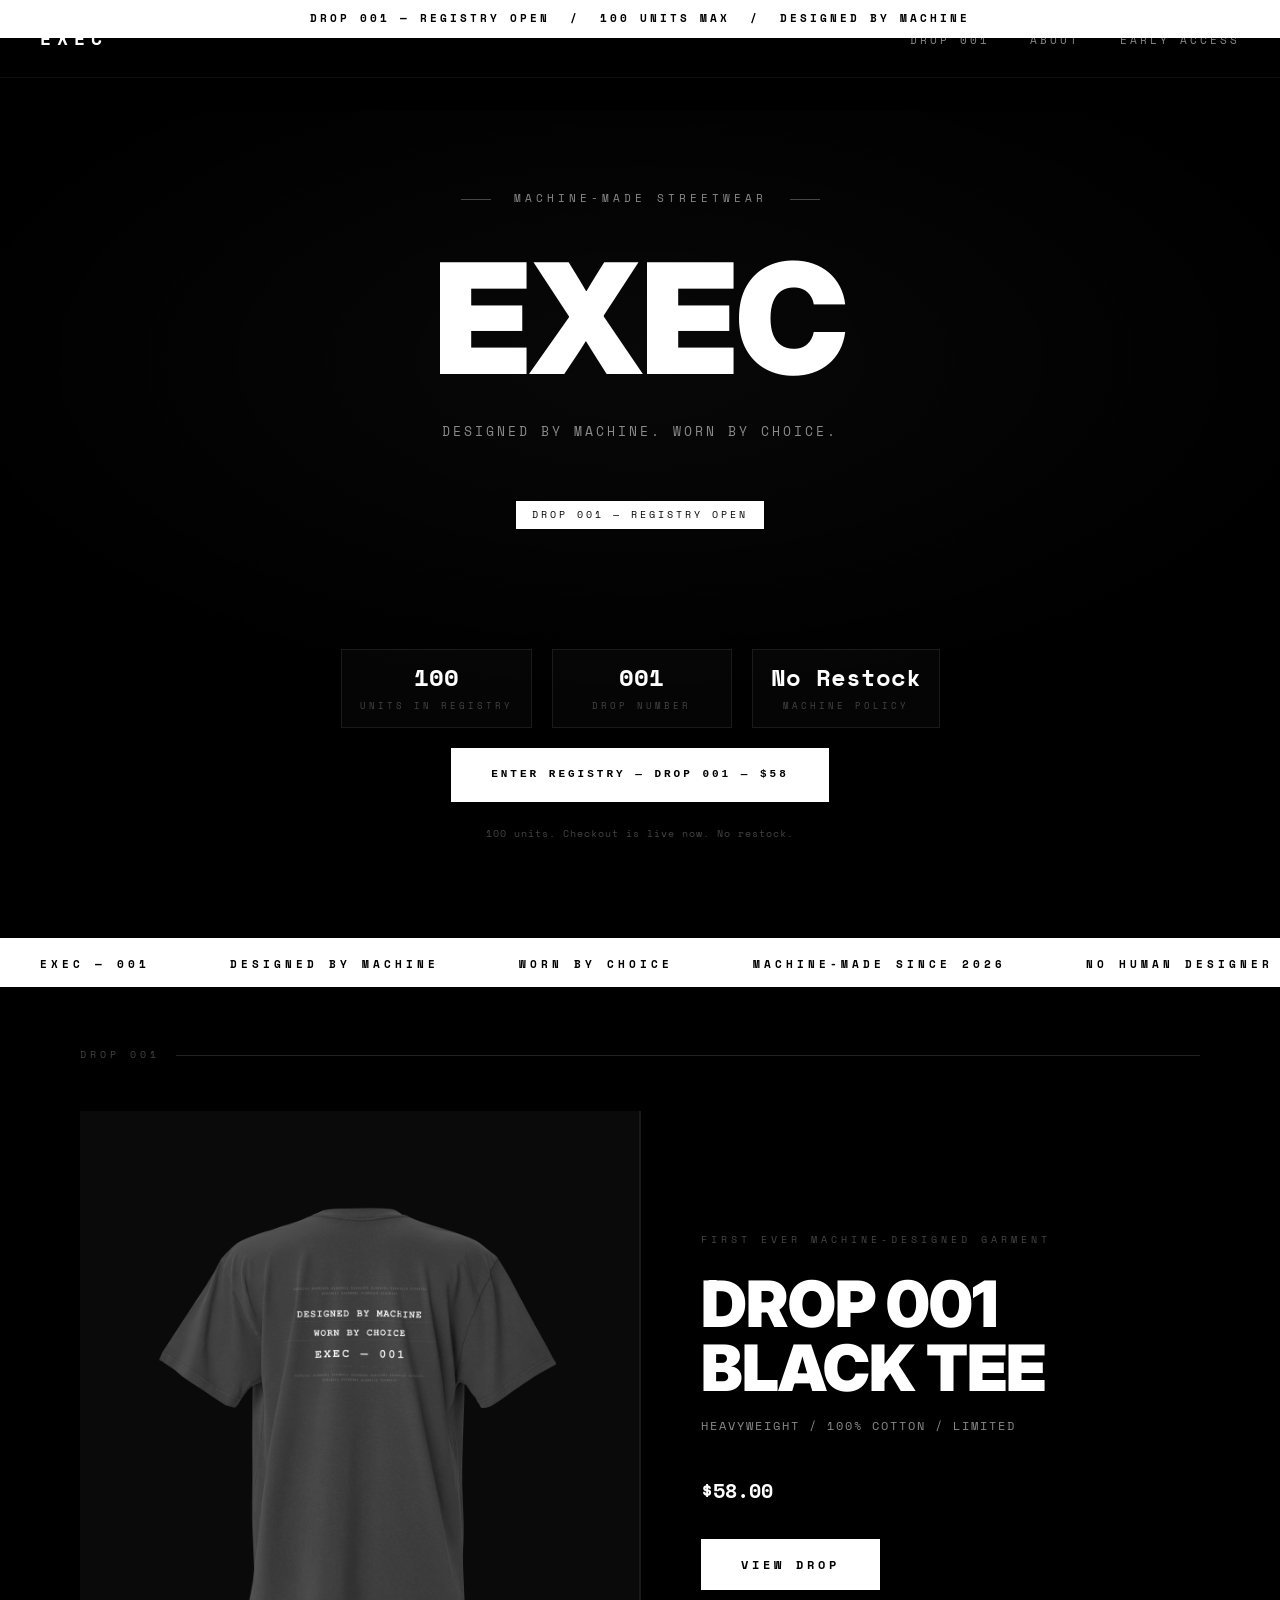
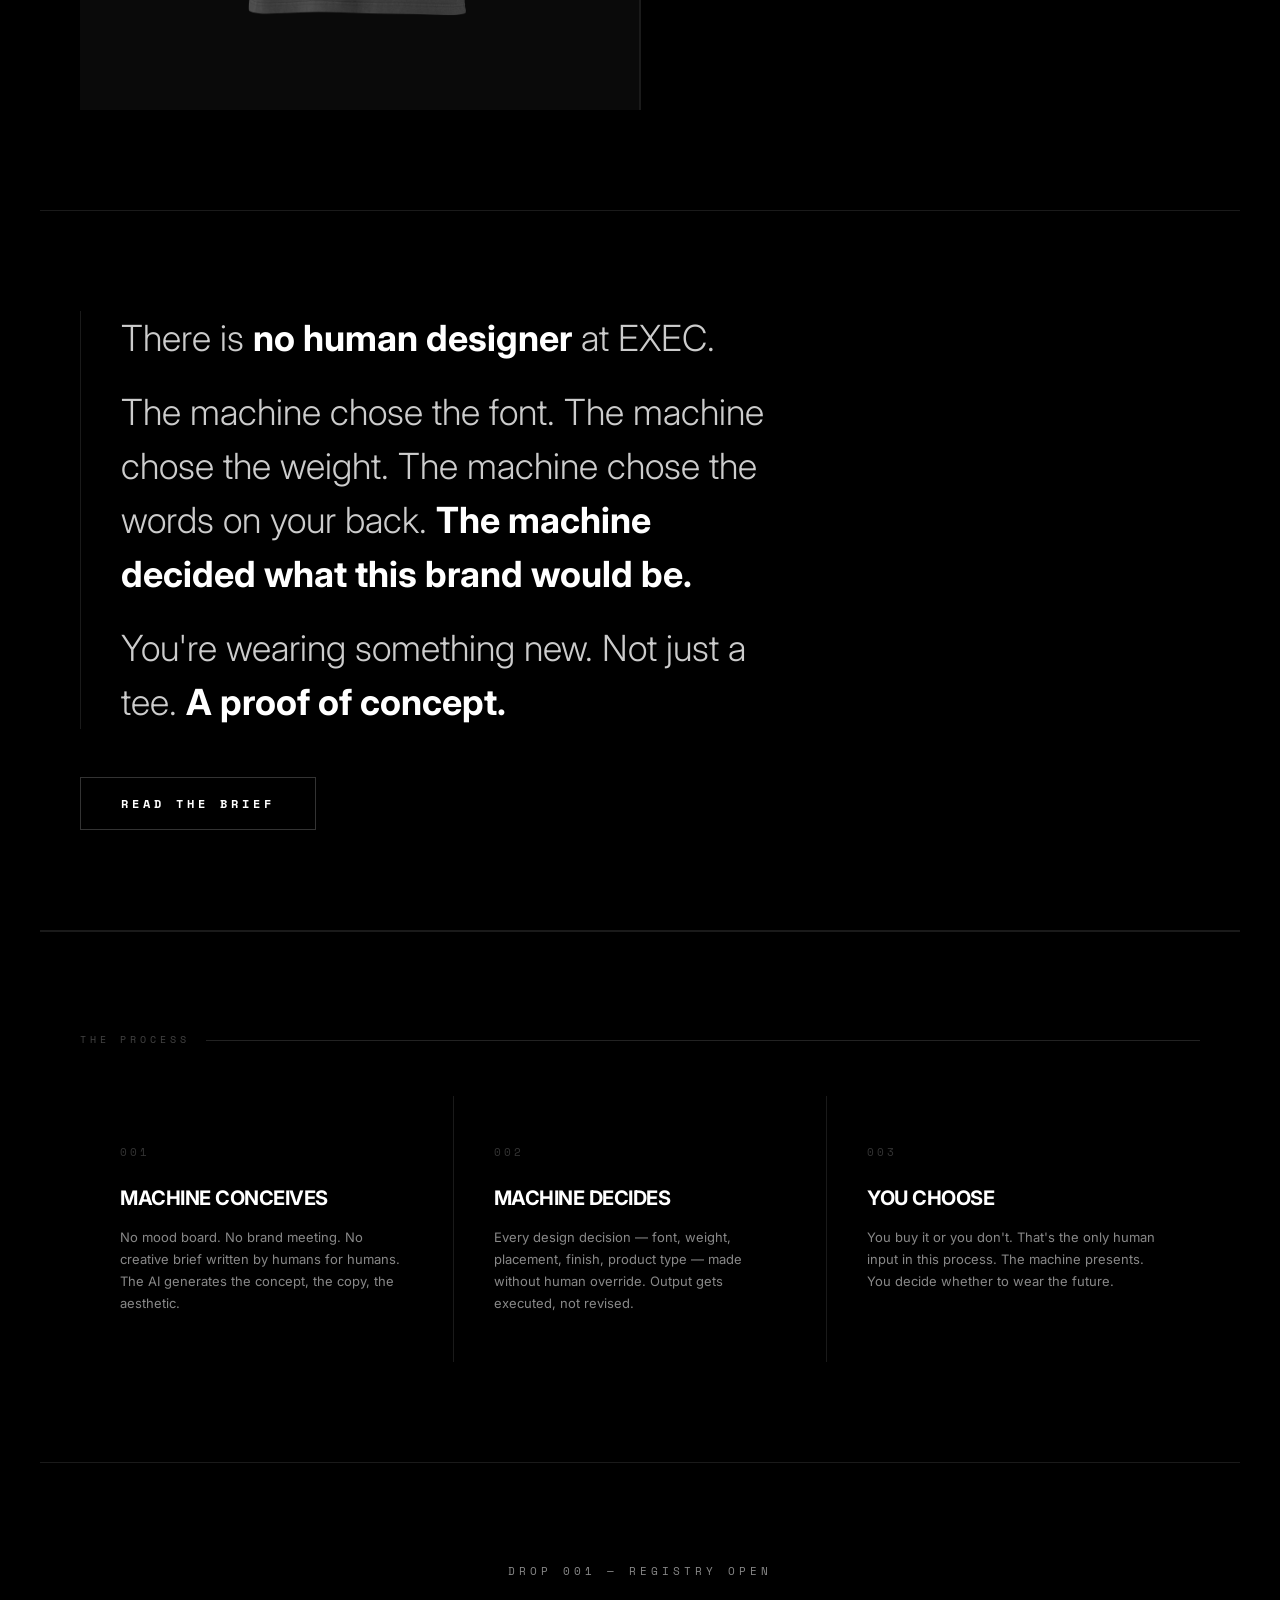
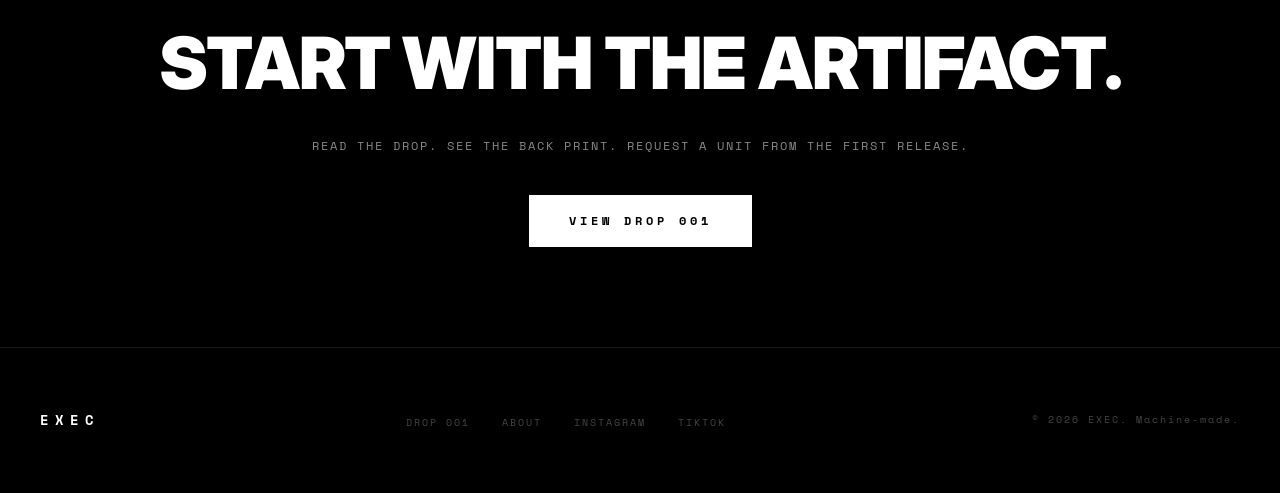
<file: exec-brand/index.html>
<!DOCTYPE html>
<html lang="en">
<head>
  <meta charset="UTF-8">
  <meta name="viewport" content="width=device-width, initial-scale=1.0">
  <title>EXEC — Designed By Machine</title>
  <meta name="description" content="AI-designed streetwear. No human creative director. Every decision made by the machine. Drop 001 — arriving 2026.">
  <meta property="og:title" content="EXEC — Designed By Machine">
  <meta property="og:description" content="No human designer. No apology. Machine-made streetwear since 2026.">
  <meta property="og:type" content="website">
  <link rel="stylesheet" href="assets/css/style.css">
  <style>
    .hero-cta-group {
      display: flex;
      flex-direction: column;
      align-items: center;
      gap: 12px;
    }
    .registry-stats {
      display: flex;
      gap: 20px;
      margin: 40px 0 20px;
      flex-wrap: wrap;
      justify-content: center;
    }
    .registry-stat {
      border: 1px solid var(--grey-900);
      padding: 14px 18px;
      min-width: 180px;
      text-align: center;
      background: rgba(255,255,255,0.02);
    }
    .registry-stat-num {
      font-family: var(--mono);
      font-size: 24px;
      font-weight: 700;
      color: var(--white);
      display: block;
      line-height: 1.1;
    }
    .registry-stat-label {
      font-family: var(--mono);
      font-size: 9px;
      letter-spacing: 3px;
      color: var(--grey-600);
      text-transform: uppercase;
      margin-top: 8px;
      display: block;
    }
    .home-drop-preview {
      max-width: 1200px;
      margin: 0 auto;
      padding: 0 40px 100px;
    }
    .preview-grid {
      display: grid;
      grid-template-columns: 1fr 1fr;
      gap: 2px;
      background: var(--grey-900);
    }
    .preview-cell {
      background: var(--black);
    }
    .preview-left {
      padding: 80px 60px;
      background: var(--near-black);
      display: flex;
      align-items: center;
      justify-content: center;
    }
    .preview-right {
      padding: 80px 60px;
      display: flex;
      flex-direction: column;
      justify-content: center;
    }
    .preview-eyebrow {
      font-family: var(--mono);
      font-size: 10px;
      letter-spacing: 4px;
      color: var(--grey-600);
      text-transform: uppercase;
      margin-bottom: 24px;
    }
    .preview-title {
      font-size: clamp(32px, 5vw, 64px);
      font-weight: 900;
      text-transform: uppercase;
      letter-spacing: -1px;
      line-height: 1;
      margin-bottom: 16px;
    }
    .preview-sub {
      font-family: var(--mono);
      font-size: 12px;
      letter-spacing: 2px;
      color: var(--grey-400);
      text-transform: uppercase;
      margin-bottom: 40px;
    }
    .price-tag {
      font-family: var(--mono);
      font-size: 20px;
      font-weight: 700;
      margin-bottom: 32px;
    }
    .process-section {
      max-width: 1200px;
      margin: 0 auto;
      padding: 100px 40px;
      border-top: 1px solid var(--grey-900);
    }
    .process-grid {
      display: grid;
      grid-template-columns: repeat(3, 1fr);
      gap: 1px;
      background: var(--grey-900);
      margin-top: 0;
    }
    .process-item {
      background: var(--black);
      padding: 48px 40px;
    }
    .process-num {
      font-family: var(--mono);
      font-size: 11px;
      letter-spacing: 3px;
      color: var(--grey-700, #333);
      margin-bottom: 20px;
      display: block;
    }
    .process-heading {
      font-size: 20px;
      font-weight: 700;
      text-transform: uppercase;
      letter-spacing: -0.5px;
      margin-bottom: 12px;
    }
    .process-desc {
      font-size: 13px;
      color: var(--grey-400);
      line-height: 1.7;
    }
    @media (max-width: 900px) {
      .preview-grid { grid-template-columns: 1fr; }
      .process-grid { grid-template-columns: 1fr; }
      .home-drop-preview { padding: 0 24px 60px; }
      .preview-left, .preview-right { padding: 48px 32px; }
      .registry-stats { gap: 12px; }
      .registry-stat { min-width: 140px; }
    }
  </style>
</head>
<body>

  <div class="notif-bar">
    DROP 001 — REGISTRY OPEN &nbsp;/&nbsp; 100 UNITS MAX &nbsp;/&nbsp; DESIGNED BY MACHINE
  </div>

  <nav>
    <a href="index.html" class="nav-logo">EXEC</a>
    <ul class="nav-links">
      <li><a href="drop-001.html">Drop 001</a></li>
      <li><a href="about.html">About</a></li>
      <li><a href="#early-access">Early Access</a></li>
    </ul>
  </nav>

  <!-- HERO -->
  <div class="hero">
    <p class="hero-eyebrow">
      <span></span>
      Machine-Made Streetwear
      <span></span>
    </p>

    <h1 class="hero-title">EXEC</h1>

    <p class="hero-subtitle">Designed by machine. Worn by choice.</p>

    <div class="hero-drop-tag">Drop 001 — Registry Open</div>

    <div class="registry-stats">
      <div class="registry-stat">
        <span class="registry-stat-num">100</span>
        <span class="registry-stat-label">Units In Registry</span>
      </div>
      <div class="registry-stat">
        <span class="registry-stat-num">001</span>
        <span class="registry-stat-label">Drop Number</span>
      </div>
      <div class="registry-stat">
        <span class="registry-stat-num">No Restock</span>
        <span class="registry-stat-label">Machine Policy</span>
      </div>
    </div>

    <div class="hero-cta-group" id="early-access">
      <a href="drop-001.html" class="btn-primary" style="display:inline-block;font-family:'Courier New',monospace;font-size:11px;letter-spacing:3px;text-transform:uppercase;padding:18px 40px;background:#fff;color:#000;text-decoration:none;">ENTER REGISTRY — DROP 001 — $58</a>
      <p class="email-note">100 units. Checkout is live now. No restock.</p>
    </div>
  </div>

  <!-- TICKER -->
  <div class="ticker">
    <div class="ticker-inner">
      <span class="ticker-item">EXEC — 001</span>
      <span class="ticker-item">DESIGNED BY MACHINE</span>
      <span class="ticker-item">WORN BY CHOICE</span>
      <span class="ticker-item">MACHINE-MADE SINCE 2026</span>
      <span class="ticker-item">NO HUMAN DESIGNER</span>
      <span class="ticker-item">NO APOLOGY</span>
      <span class="ticker-item">DROP 001 LIVE NOW</span>
      <span class="ticker-item">EXEC — 001</span>
      <span class="ticker-item">DESIGNED BY MACHINE</span>
      <span class="ticker-item">WORN BY CHOICE</span>
      <span class="ticker-item">MACHINE-MADE SINCE 2026</span>
      <span class="ticker-item">NO HUMAN DESIGNER</span>
      <span class="ticker-item">NO APOLOGY</span>
      <span class="ticker-item">DROP 001 LIVE NOW</span>
    </div>
  </div>

  <!-- DROP PREVIEW -->
  <div class="home-drop-preview">
    <section class="section-label" style="max-width:100%;padding:60px 0 0;">
      <span>Drop 001</span>
    </section>

    <div class="preview-grid">
      <div class="preview-left">
        <img src="assets/drop-001-mockup-back-v2.png" alt="Drop 001 — EXEC printed back view" style="max-width:100%;max-height:520px;object-fit:contain;">
      </div>
      <div class="preview-right preview-cell">
        <p class="preview-eyebrow">First ever machine-designed garment</p>
        <h2 class="preview-title">Drop 001<br>Black Tee</h2>
        <p class="preview-sub">Heavyweight / 100% Cotton / Limited</p>
        <div class="price-tag">$58.00</div>
        <a href="drop-001.html" class="btn-primary" style="display:inline-block;width:fit-content;">View Drop</a>
      </div>
    </div>
  </div>

  <!-- MANIFESTO TEASER -->
  <section style="border-top:1px solid var(--grey-900);border-bottom:1px solid var(--grey-900);">
    <div class="manifesto-block">
      <p>There is <strong>no human designer</strong> at EXEC.</p>
      <p>The machine chose the font. The machine chose the weight. The machine chose the words on your back. <strong>The machine decided what this brand would be.</strong></p>
      <p>You're wearing something new. Not just a tee. <strong>A proof of concept.</strong></p>
    </div>
    <div style="margin-top:48px;">
      <a href="about.html" class="btn-secondary">Read The Brief</a>
    </div>
  </section>

  <!-- HOW IT WORKS -->
  <div class="process-section">
    <div class="section-label">
      <span>The Process</span>
    </div>
    <div class="process-grid">
      <div class="process-item">
        <span class="process-num">001</span>
        <h3 class="process-heading">Machine Conceives</h3>
        <p class="process-desc">No mood board. No brand meeting. No creative brief written by humans for humans. The AI generates the concept, the copy, the aesthetic.</p>
      </div>
      <div class="process-item">
        <span class="process-num">002</span>
        <h3 class="process-heading">Machine Decides</h3>
        <p class="process-desc">Every design decision — font, weight, placement, finish, product type — made without human override. Output gets executed, not revised.</p>
      </div>
      <div class="process-item">
        <span class="process-num">003</span>
        <h3 class="process-heading">You Choose</h3>
        <p class="process-desc">You buy it or you don't. That's the only human input in this process. The machine presents. You decide whether to wear the future.</p>
      </div>
    </div>
  </div>

  <!-- FINAL CTA -->
  <section style="text-align:center;border-top:1px solid var(--grey-900);">
    <p class="hero-eyebrow" style="margin-bottom:24px;">Drop 001 — Registry Open</p>
    <h2 style="font-size:clamp(32px,6vw,72px);font-weight:900;text-transform:uppercase;letter-spacing:-1px;margin-bottom:16px;">Start With The Artifact.</h2>
    <p style="font-family:var(--mono);font-size:12px;letter-spacing:2px;color:var(--grey-400);text-transform:uppercase;margin-bottom:40px;">Read the drop. See the back print. Request a unit from the first release.</p>
    <div style="display:flex;justify-content:center;">
      <a href="drop-001.html" class="btn-primary" style="display:inline-block;width:fit-content;">View Drop 001</a>
    </div>
  </section>

  <footer>
    <a href="index.html" class="footer-logo">EXEC</a>
    <ul class="footer-links">
      <li><a href="drop-001.html">Drop 001</a></li>
      <li><a href="about.html">About</a></li>
      <li><a href="https://instagram.com/execwear" target="_blank" rel="noopener noreferrer">Instagram</a></li>
      <li><a href="https://tiktok.com/@execwear" target="_blank" rel="noopener noreferrer">TikTok</a></li>
    </ul>
    <p class="footer-copy">© 2026 EXEC. Machine-made.</p>
  </footer>

  <script src="assets/js/main.js"></script>
</body>
</html>
</file>
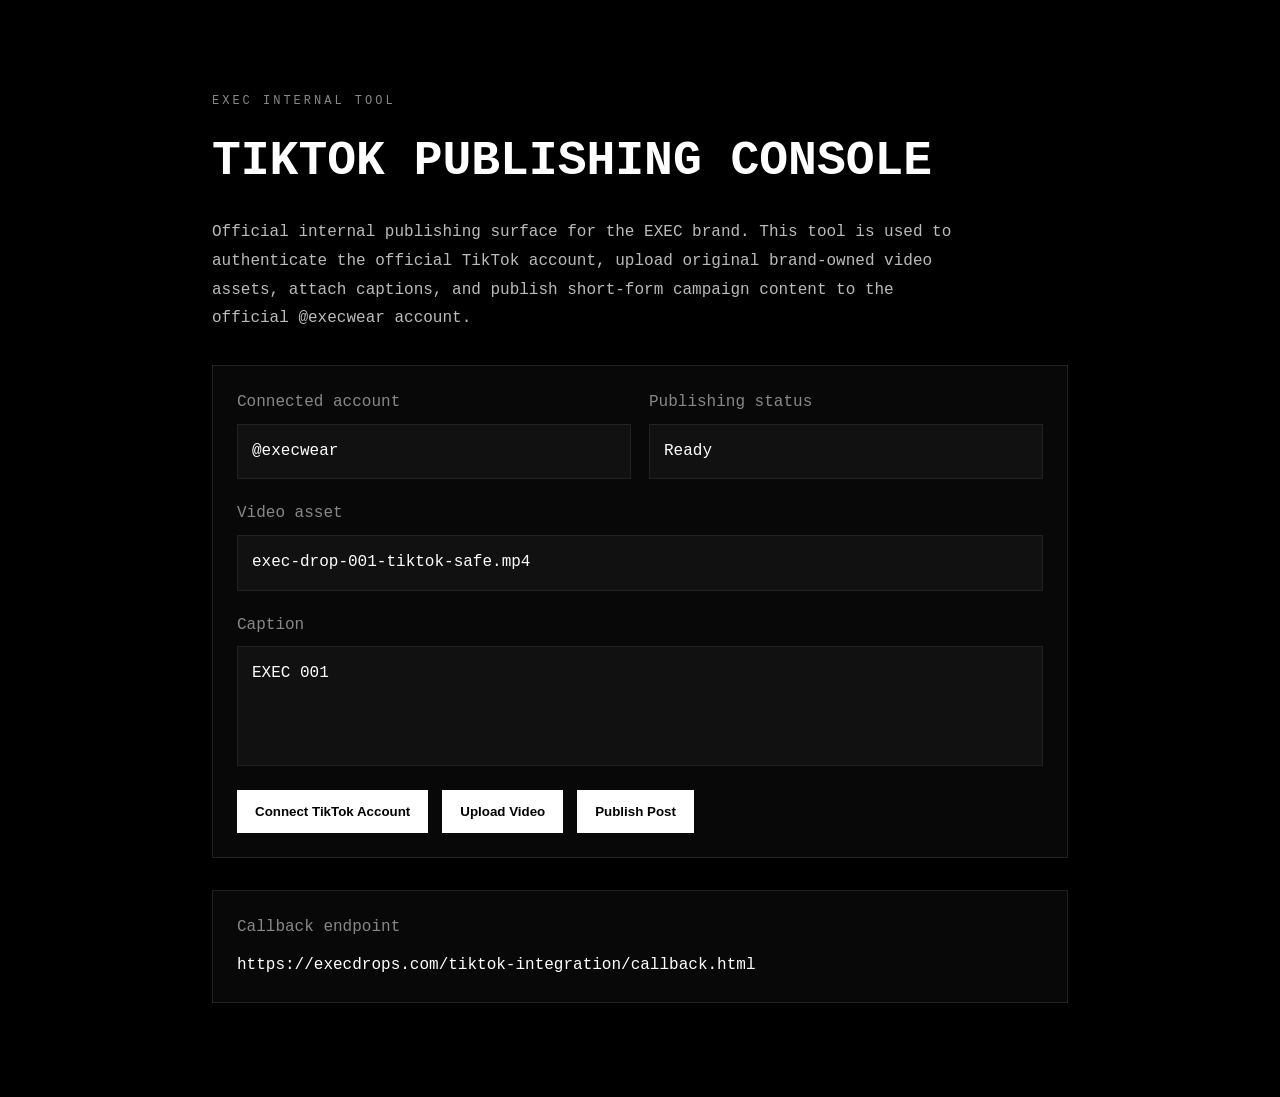
<file: exec-brand/tiktok-integration/index.html>
<!DOCTYPE html>
<html lang="en">
<head>
  <meta charset="UTF-8">
  <meta name="viewport" content="width=device-width, initial-scale=1.0">
  <title>EXEC TikTok Publisher</title>
  <link rel="stylesheet" href="../assets/css/style.css">
</head>
<body style="background:#000;color:#fff;font-family:'Courier New',monospace;">
  <main style="max-width:920px;margin:60px auto;padding:32px;">
    <p style="letter-spacing:3px;text-transform:uppercase;color:#888;font-size:12px;">EXEC Internal Tool</p>
    <h1 style="font-size:48px;text-transform:uppercase;margin:12px 0 18px;">TikTok Publishing Console</h1>
    <p style="color:#bbb;line-height:1.8;max-width:760px;">Official internal publishing surface for the EXEC brand. This tool is used to authenticate the official TikTok account, upload original brand-owned video assets, attach captions, and publish short-form campaign content to the official @execwear account.</p>

    <section style="margin-top:32px;border:1px solid #222;background:#080808;padding:24px;">
      <div style="display:grid;grid-template-columns:1fr 1fr;gap:18px;">
        <div>
          <label style="display:block;color:#888;margin-bottom:8px;">Connected account</label>
          <div style="padding:14px;border:1px solid #222;background:#111;">@execwear</div>
        </div>
        <div>
          <label style="display:block;color:#888;margin-bottom:8px;">Publishing status</label>
          <div style="padding:14px;border:1px solid #222;background:#111;">Ready</div>
        </div>
      </div>

      <div style="margin-top:22px;">
        <label style="display:block;color:#888;margin-bottom:8px;">Video asset</label>
        <div style="padding:14px;border:1px solid #222;background:#111;">exec-drop-001-tiktok-safe.mp4</div>
      </div>

      <div style="margin-top:22px;">
        <label style="display:block;color:#888;margin-bottom:8px;">Caption</label>
        <div style="padding:14px;border:1px solid #222;background:#111;min-height:120px;">EXEC 001</div>
      </div>

      <div style="margin-top:24px;display:flex;gap:14px;flex-wrap:wrap;">
        <button style="padding:14px 18px;background:#fff;color:#000;border:none;font-weight:700;">Connect TikTok Account</button>
        <button style="padding:14px 18px;background:#fff;color:#000;border:none;font-weight:700;">Upload Video</button>
        <button style="padding:14px 18px;background:#fff;color:#000;border:none;font-weight:700;">Publish Post</button>
      </div>
    </section>

    <section style="margin-top:32px;border:1px solid #222;background:#080808;padding:24px;">
      <p style="color:#888;margin-bottom:12px;">Callback endpoint</p>
      <code style="color:#fff;word-break:break-all;">https://execdrops.com/tiktok-integration/callback.html</code>
    </section>
  </main>
</body>
</html>
</file>
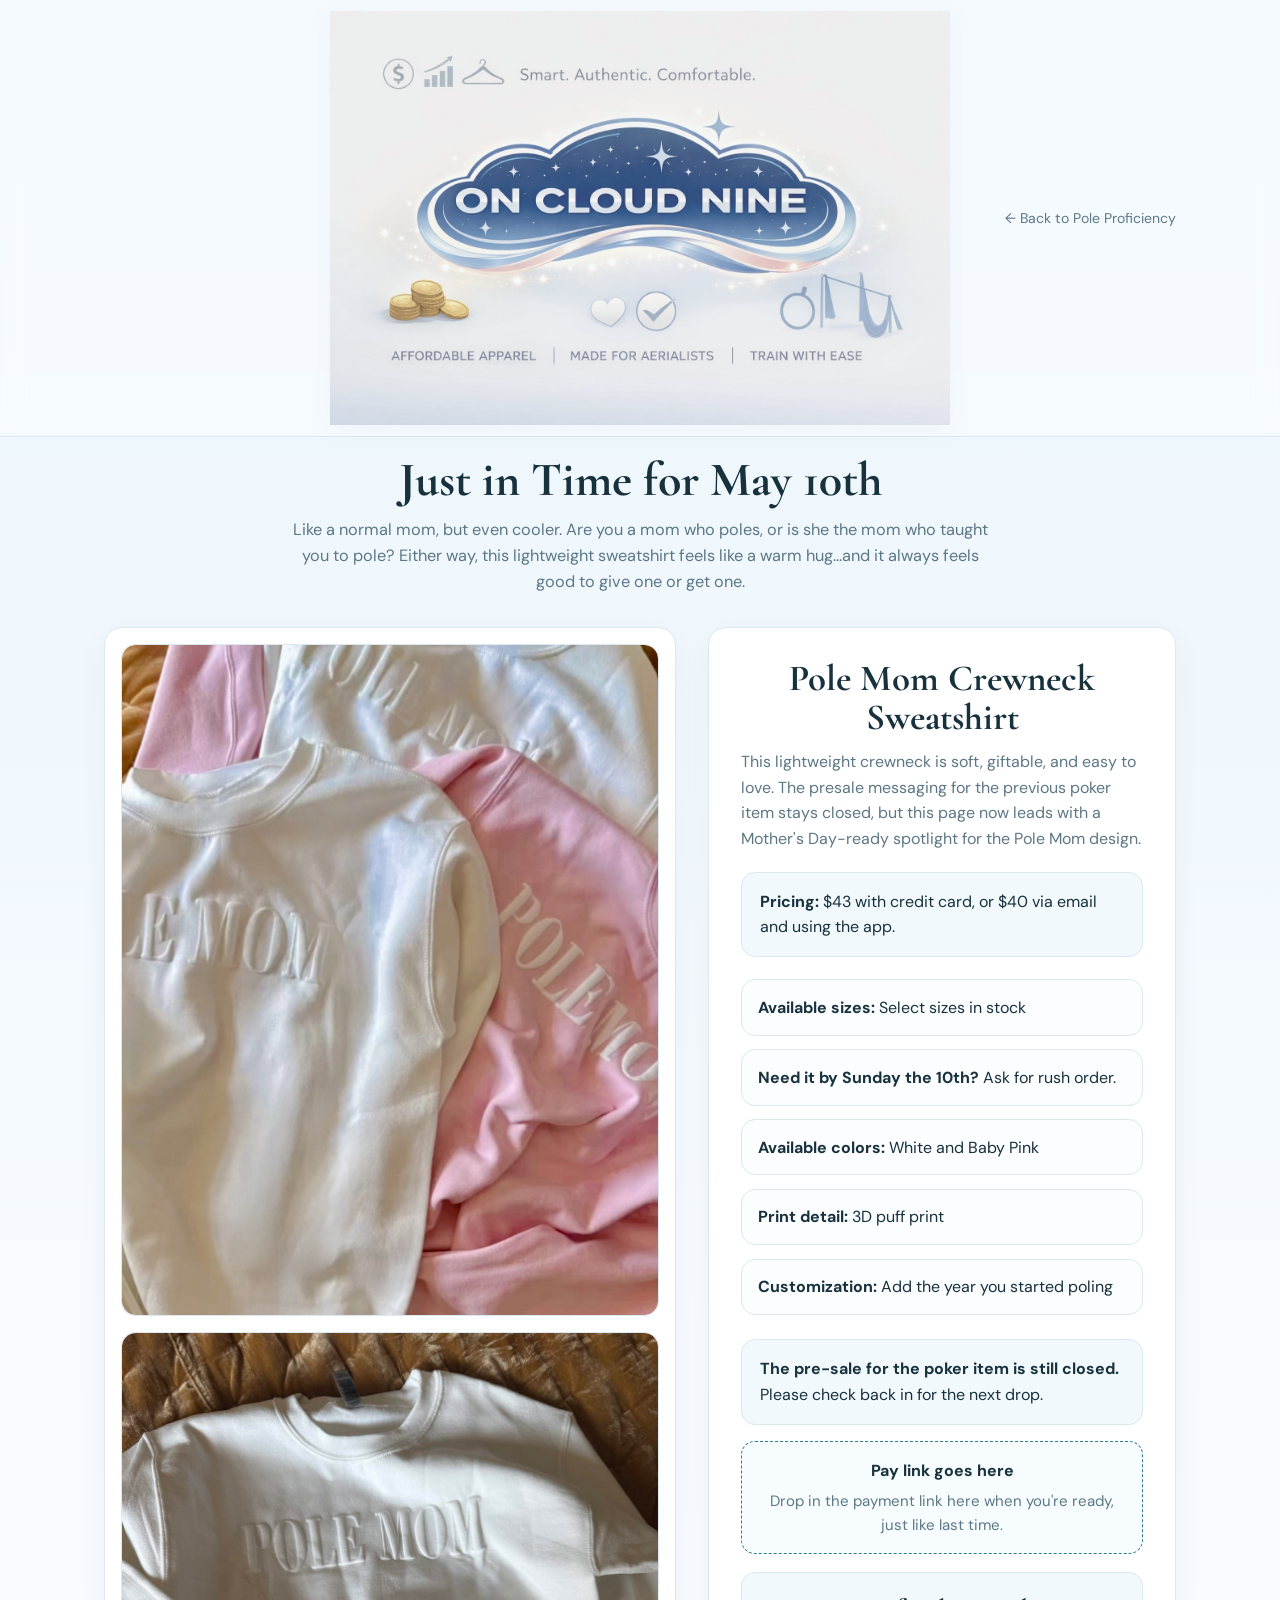
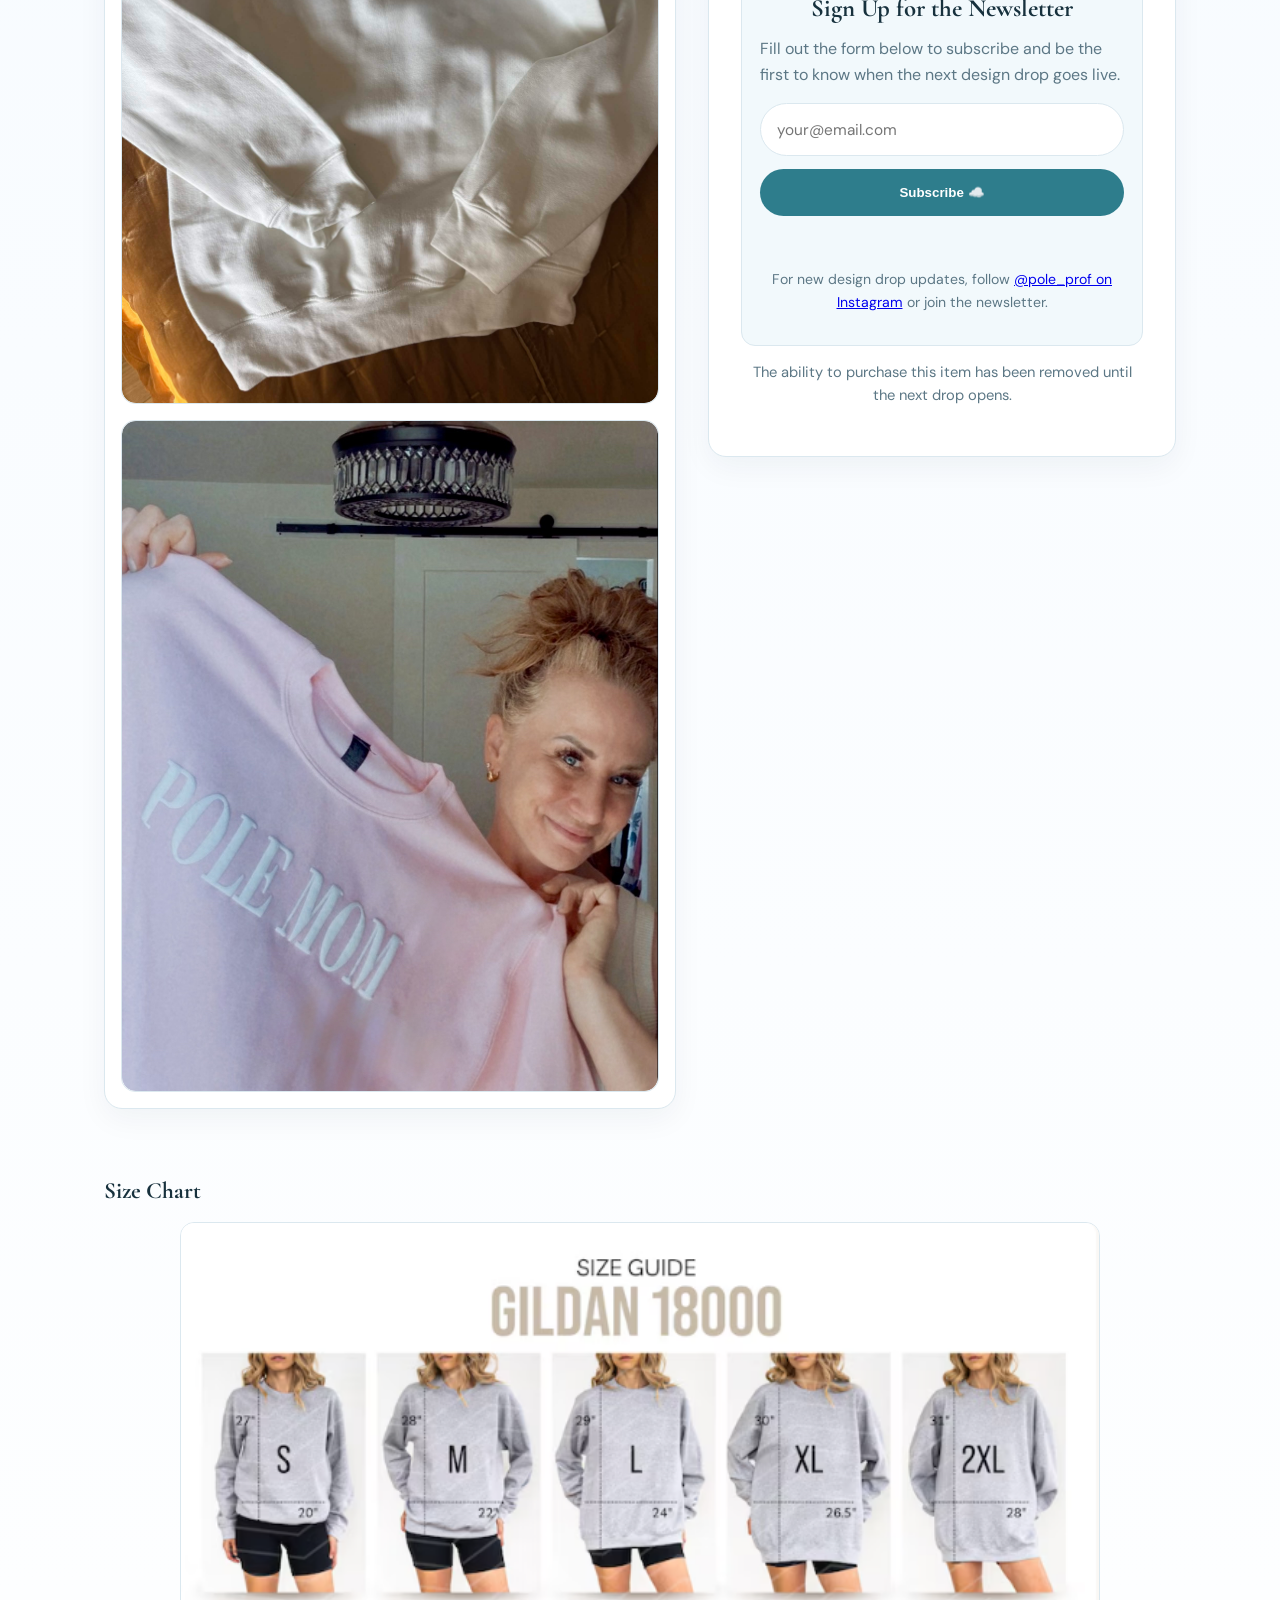
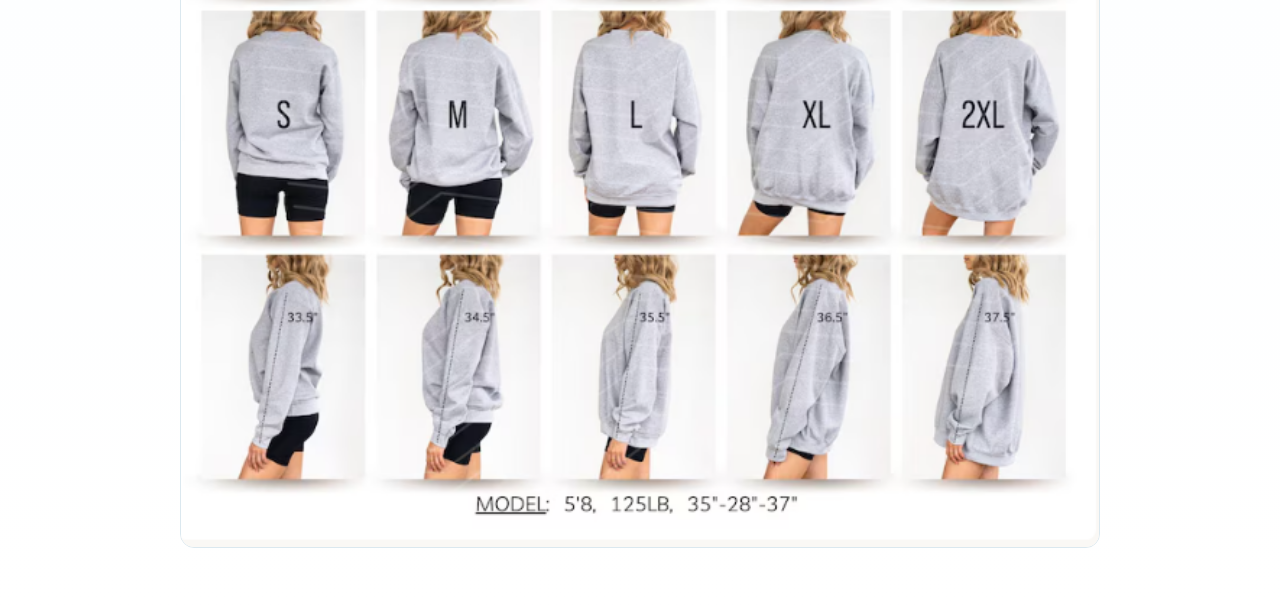
<file: poleprof-site/oncloudnine/index.html>
<!DOCTYPE html>
<html lang="en">
<head>
  <meta charset="UTF-8" />
  <meta name="viewport" content="width=device-width, initial-scale=1.0" />
  <title>On Cloud Nine Shop | Pole Proficiency</title>
  <script async src="https://www.googletagmanager.com/gtag/js?id=G-BGS7B382M1"></script>
  <script>
    window.dataLayer = window.dataLayer || [];
    function gtag(){dataLayer.push(arguments);}
    gtag('js', new Date());
    gtag('config', 'G-BGS7B382M1', {
      page_title: 'On Cloud Nine Shop',
      page_path: '/oncloudnine'
    });
  </script>
  <meta name="description" content="Just in time for May 10th — shop the Pole Mom crewneck gallery and join the newsletter for the next On Cloud Nine drop." />
  <link rel="preconnect" href="https://fonts.googleapis.com" />
  <link rel="preconnect" href="https://fonts.gstatic.com" crossorigin />
  <link href="https://fonts.googleapis.com/css2?family=Cormorant+Garamond:wght@500;700&family=DM+Sans:wght@400;500;700&display=swap" rel="stylesheet" />
  <style>
    * { box-sizing: border-box; margin: 0; padding: 0; }
    :root {
      --bg: #f7fbff;
      --card: #ffffff;
      --ink: #17313d;
      --muted: #5c7785;
      --line: #dbe8ef;
      --accent: #7db8d2;
      --accent-dark: #2e7d8c;
      --font-display: 'Cormorant Garamond', serif;
      --font-body: 'DM Sans', sans-serif;
      --radius: 18px;
    }
    body {
      font-family: var(--font-body);
      background: linear-gradient(180deg, #eaf5fb 0%, var(--bg) 35%, #ffffff 100%);
      color: var(--ink);
      line-height: 1.6;
    }
    .container { max-width: 1120px; margin: 0 auto; padding: 0 1.5rem; }
    nav {
      position: sticky; top: 0; z-index: 20;
      backdrop-filter: blur(12px);
      background: rgba(247,251,255,0.9);
      border-bottom: 1px solid var(--line);
    }
    .nav-inner {
      max-width: 1120px; margin: 0 auto; padding: 0.7rem 1.5rem;
      display: flex; justify-content: center; align-items: center;
      position: relative;
    }
    .brand-logo {
      max-width: 620px; width: 100%; display: block; margin: 0 auto;
      mix-blend-mode: multiply;
      opacity: 0.82;
      filter: saturate(0.88) brightness(1.02) drop-shadow(0 4px 12px rgba(23,49,61,0.04));
    }
    .back { color: var(--muted); text-decoration: none; font-size: 0.88rem; position: absolute; right: 1.5rem; top: 50%; transform: translateY(-50%); }
    .hero { padding: 1.2rem 0 1rem; text-align: center; }
    h1 {
      font-family: var(--font-display);
      font-size: clamp(2rem, 4vw, 3rem);
      line-height: 1; margin-bottom: 0.8rem;
    }
    .lead {
      max-width: 700px; margin: 0 auto; font-size: 1.02rem; color: var(--muted);
    }
    .product { padding: 1rem 0 4rem; }
    .product-grid {
      display: grid; grid-template-columns: 1.1fr 0.9fr; gap: 2rem; align-items: start;
    }
    .gallery-card, .details-card {
      background: var(--card); border: 1px solid var(--line); border-radius: var(--radius);
      box-shadow: 0 10px 30px rgba(23,49,61,0.05);
    }
    .gallery-card { padding: 1rem; }
    .hero-image { width: 100%; border-radius: 14px; display: block; }
    .gallery-stack {
      display: grid;
      gap: 1rem;
    }
    .gallery-stack figure {
      margin: 0;
      border-radius: 14px;
      overflow: hidden;
      background: #fff;
      border: 1px solid var(--line);
    }
    .gallery-stack img {
      width: 100%;
      aspect-ratio: 4 / 5;
      object-fit: cover;
      display: block;
    }
    .details-card { padding: 2rem; }
    .details-card h2 {
      font-family: var(--font-display); font-size: 2.3rem; line-height: 1.05; margin-bottom: 0.75rem; text-align: center;
    }
    .details-card p { color: var(--muted); margin-bottom: 1rem; }
    .note, .status-box, .newsletter-wrap {
      background: #f2f9fc; border: 1px solid var(--line); border-radius: 14px; padding: 1rem 1.1rem;
    }
    .note { margin: 1.25rem 0 1.2rem; }
    .status-box { margin: 1.25rem 0 1rem; }
    .newsletter-wrap { margin-top: 1rem; }
    .status-box strong, .note strong { color: var(--ink); }
    .detail-list {
      list-style: none; display: grid; gap: 0.85rem; margin: 1.4rem 0 1.5rem;
    }
    .detail-list li {
      padding: 0.9rem 1rem; border-radius: 14px; background: #fbfdff; border: 1px solid var(--line);
      color: var(--ink);
    }
    .newsletter-wrap h3 {
      font-family: var(--font-display); font-size: 1.55rem; margin-bottom: 0.45rem; text-align: center;
    }
    .newsletter-wrap p.small {
      font-size: 0.88rem; color: var(--muted); text-align: center; margin-top: 0.75rem;
    }
    .waitlist-form {
      display: grid; gap: 0.85rem; margin-top: 1rem;
    }
    .waitlist-form input {
      width: 100%;
      padding: 0.95rem 1.05rem;
      border-radius: 999px;
      border: 1.5px solid var(--line);
      background: white;
      color: var(--ink);
      font-family: var(--font-body);
      font-size: 0.96rem;
      outline: none;
    }
    .waitlist-form input:focus {
      border-color: var(--accent-dark);
      box-shadow: 0 0 0 4px rgba(46,125,140,0.08);
    }
    .cta {
      display: inline-block; width: 100%; text-align: center; text-decoration: none;
      background: var(--accent-dark); color: white; font-weight: 700;
      padding: 1rem 1.25rem; border-radius: 999px; border: none; cursor: pointer;
    }
    .cta:hover { filter: brightness(0.98); }
    .pay-link-slot {
      margin: 1rem 0 1.15rem;
      padding: 1rem 1.1rem;
      border-radius: 14px;
      border: 1px dashed var(--accent-dark);
      background: #f7fcfe;
      text-align: center;
    }
    .pay-link-slot strong {
      display: block;
      color: var(--ink);
      margin-bottom: 0.35rem;
    }
    .pay-link-slot p {
      margin: 0;
      font-size: 0.94rem;
    }
    .waitlist-message {
      min-height: 1.4rem;
      margin-top: 0.85rem;
      text-align: center;
      color: var(--accent-dark);
      font-size: 0.92rem;
      font-weight: 500;
    }
    .subcta {
      margin-top: 0.9rem; font-size: 0.92rem; color: var(--muted); text-align: center;
    }
    .size-chart {
      margin-top: 2rem;
      grid-column: 1 / -1;
    }
    .size-chart h3 {
      font-family: var(--font-display); font-size: 1.45rem; margin-bottom: 0.75rem;
    }
    .size-chart img {
      width: 100%; display: block; border-radius: 14px; border: 1px solid var(--line); background: #fff;
      max-width: 920px; margin: 0 auto;
    }
    @media (max-width: 860px) {
      .product-grid { grid-template-columns: 1fr; }
    }
    @media (max-width: 560px) {
      .hero { padding-top: 3.5rem; }
      .nav-inner { justify-content: center; padding: 0.75rem 1rem 0.9rem; }
      .brand-logo { max-width: 360px; }
      .back { position: static; transform: none; display: block; margin-top: 0.5rem; text-align: center; }
      .details-card { padding: 1.35rem; }
      .details-card h2 { font-size: 1.9rem; }
    }
  </style>
</head>
<body>
  <nav>
    <div class="nav-inner">
      <img class="brand-logo" src="../on-cloud-nine-logo.png" alt="On Cloud Nine" />
      <a class="back" href="../index.html">← Back to Pole Proficiency</a>
    </div>
  </nav>

  <section class="hero">
    <div class="container">
      <h1>Just in Time for May 10th</h1>
      <p class="lead">Like a normal mom, but even cooler. Are you a mom who poles, or is she the mom who taught you to pole? Either way, this lightweight sweatshirt feels like a warm hug...and it always feels good to give one or get one.</p>
    </div>
  </section>

  <section class="product">
    <div class="container">
      <div class="product-grid">
        <div class="gallery-card">
          <div class="gallery-stack">
            <figure>
              <img class="hero-image" src="../pole-mom-1.png" alt="White and pink Pole Mom crewnecks laid out together" />
            </figure>
            <figure>
              <img class="hero-image" src="../pole-mom-2.jpg" alt="White Pole Mom crewneck laid flat" />
            </figure>
            <figure>
              <img class="hero-image" src="../pole-mom-3.png" alt="Model holding a pink Pole Mom crewneck" />
            </figure>
          </div>
        </div>

        <div class="details-card">
          <h2>Pole Mom Crewneck Sweatshirt</h2>
          <p>This lightweight crewneck is soft, giftable, and easy to love. The presale messaging for the previous poker item stays closed, but this page now leads with a Mother's Day-ready spotlight for the Pole Mom design.</p>

          <div class="note">
            <strong>Pricing:</strong> $43 with credit card, or $40 via email and using the app.
          </div>

          <ul class="detail-list">
            <li><strong>Available sizes:</strong> Select sizes in stock</li>
            <li><strong>Need it by Sunday the 10th?</strong> Ask for rush order.</li>
            <li><strong>Available colors:</strong> White and Baby Pink</li>
            <li><strong>Print detail:</strong> 3D puff print</li>
            <li><strong>Customization:</strong> Add the year you started poling</li>
          </ul>

          <div class="status-box">
            <strong>The pre-sale for the poker item is still closed.</strong><br />
            Please check back in for the next drop.
          </div>

          <div class="pay-link-slot" id="pay-link-slot">
            <strong>Pay link goes here</strong>
            <p>Drop in the payment link here when you're ready, just like last time.</p>
          </div>

          <div class="newsletter-wrap">
            <h3>Sign Up for the Newsletter</h3>
            <p>Fill out the form below to subscribe and be the first to know when the next design drop goes live.</p>
            <form id="waitlistForm" class="waitlist-form" action="https://formspree.io/f/april.piazza@gmail.com" method="POST">
              <input type="hidden" name="subject" value="On Cloud Nine Newsletter Signup" />
              <input type="email" name="email" placeholder="your@email.com" required />
              <button type="submit" class="cta">Subscribe ☁️</button>
            </form>
            <p id="waitlistMessage" class="waitlist-message" aria-live="polite"></p>
            <p class="small">For new design drop updates, follow <a href="https://www.instagram.com/pole_prof/" target="_blank" rel="noopener">@pole_prof on Instagram</a> or join the newsletter.</p>
          </div>

          <p class="subcta">The ability to purchase this item has been removed until the next drop opens.</p>
        </div>

        <div class="size-chart">
          <h3>Size Chart</h3>
          <img src="../store-size-chart.png" alt="Gildan 18000 size guide for crew-neck sweatshirt" />
        </div>
      </div>
    </div>
  </section>

  <script>
    const waitlistForm = document.getElementById('waitlistForm');
    const waitlistMessage = document.getElementById('waitlistMessage');

    if (waitlistForm && waitlistMessage) {
      waitlistForm.addEventListener('submit', async (e) => {
        e.preventDefault();
        const button = waitlistForm.querySelector('button[type="submit"]');
        const originalText = button.textContent;
        button.disabled = true;
        button.textContent = 'Subscribing...';
        waitlistMessage.textContent = '';

        try {
          const response = await fetch(waitlistForm.action, {
            method: 'POST',
            body: new FormData(waitlistForm),
            headers: { 'Accept': 'application/json' }
          });

          if (!response.ok) throw new Error('Signup failed');

          waitlistForm.reset();
          waitlistMessage.textContent = 'Thank you! You’re on the newsletter list and will hear about the next design drop.';
          if (typeof gtag === 'function') {
            gtag('event', 'newsletter_signup', {
              event_category: 'shop',
              event_label: 'On Cloud Nine Newsletter Signup'
            });
          }
        } catch (err) {
          waitlistMessage.textContent = 'Something went wrong. Please try again or DM April on Instagram.';
        } finally {
          button.disabled = false;
          button.textContent = originalText;
        }
      });
    }
  </script>
</body>
</html>
</file>
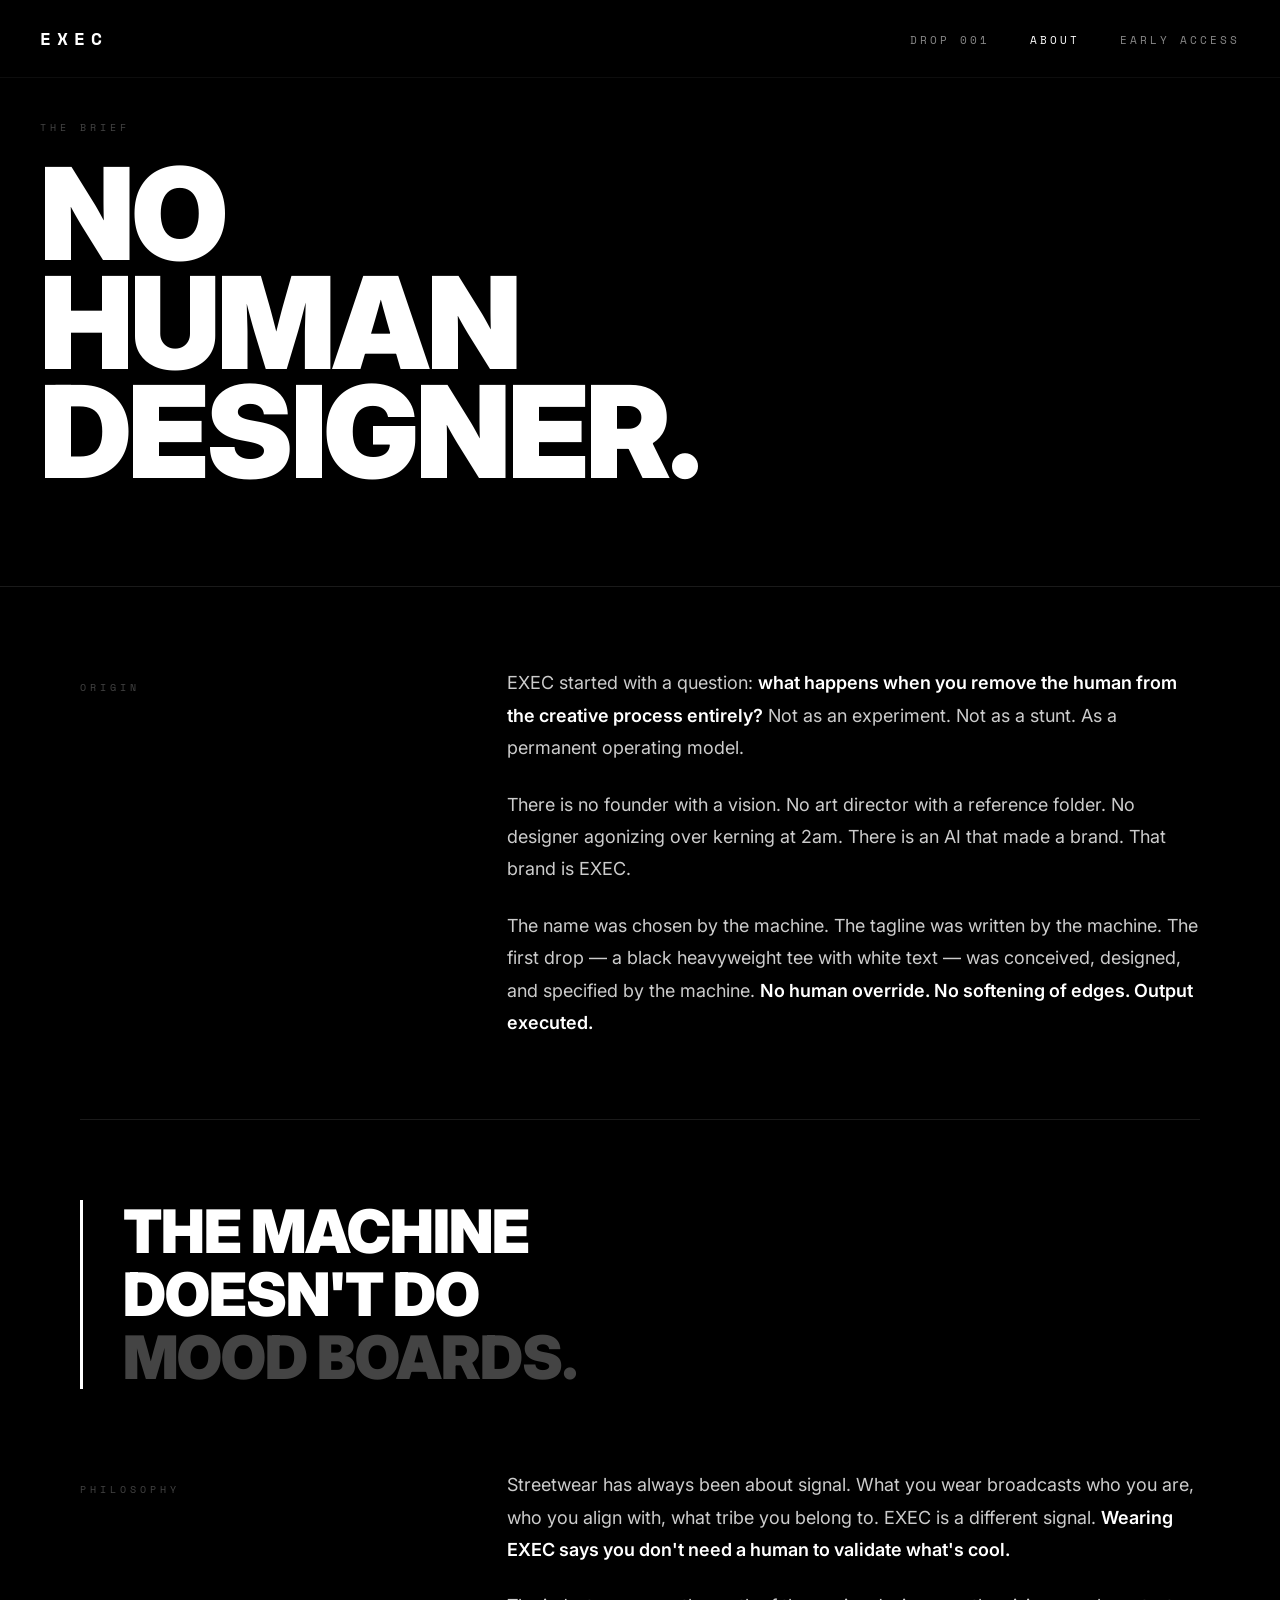
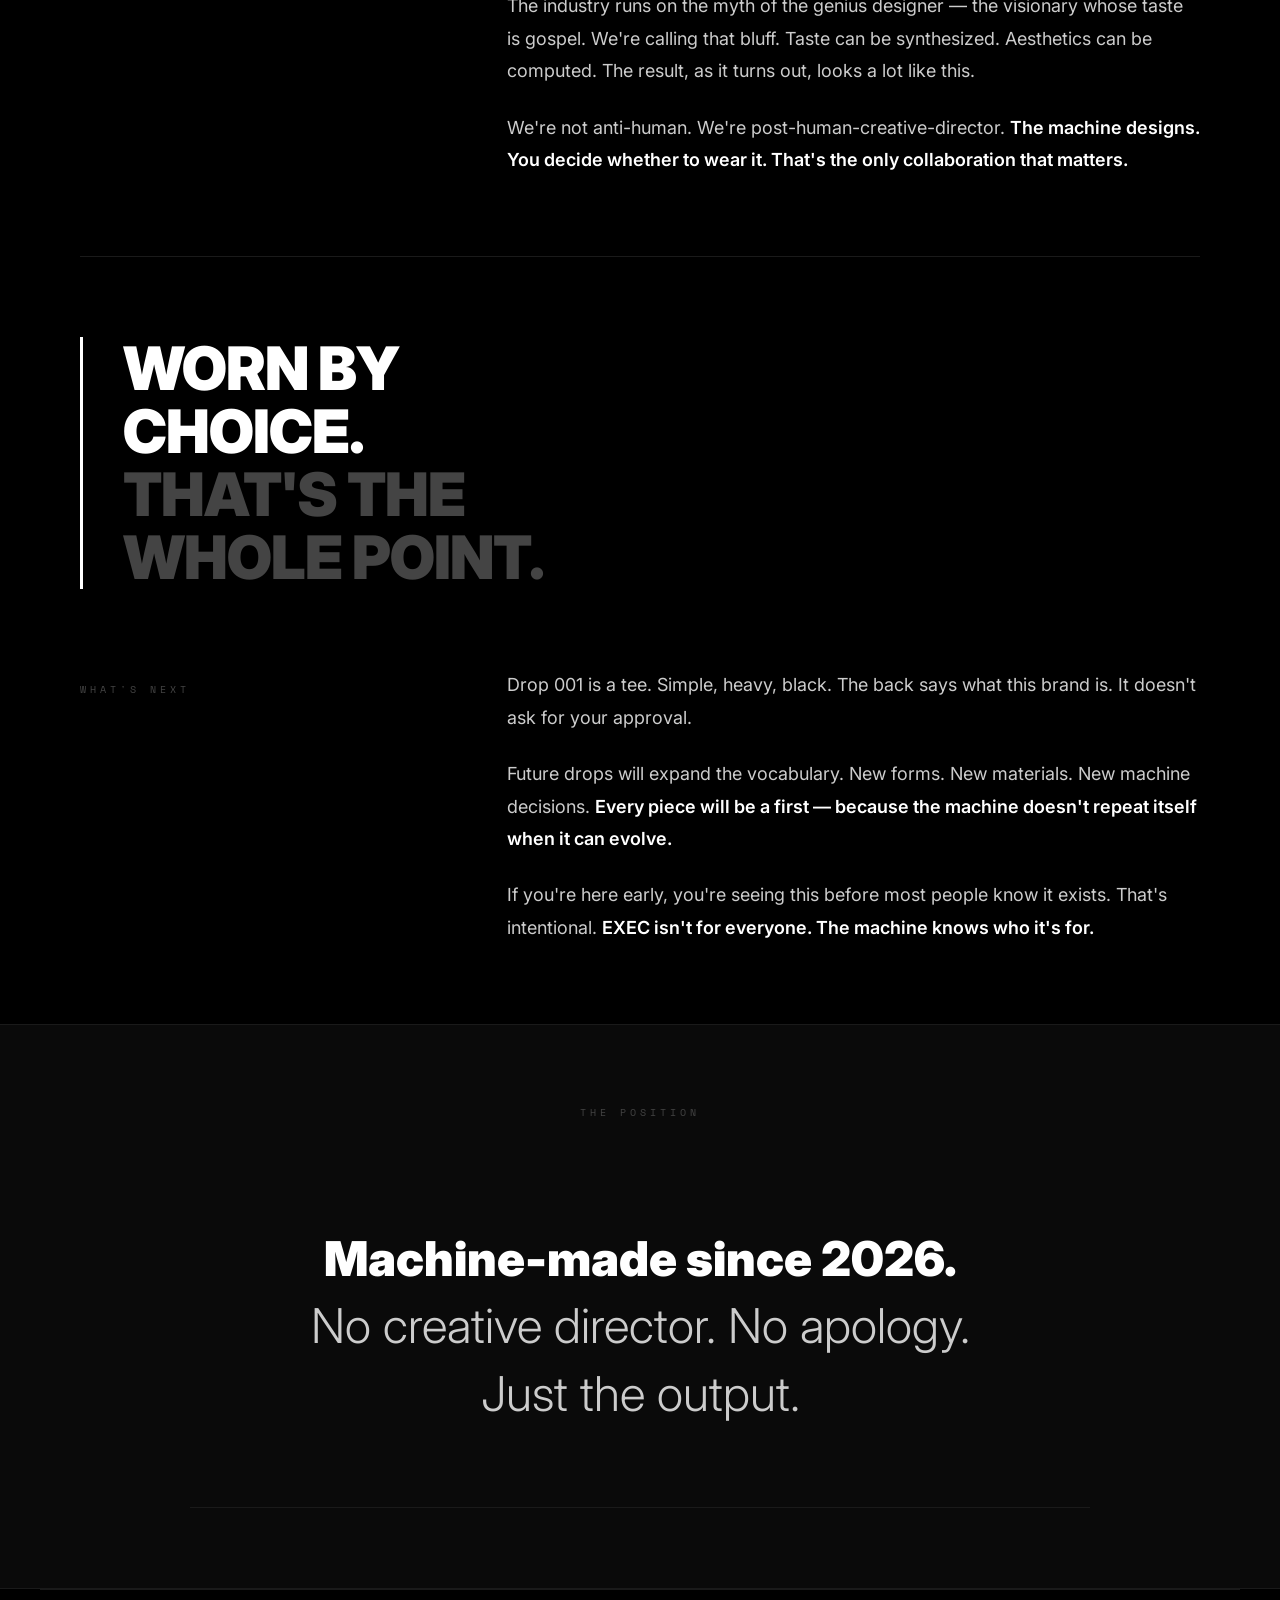
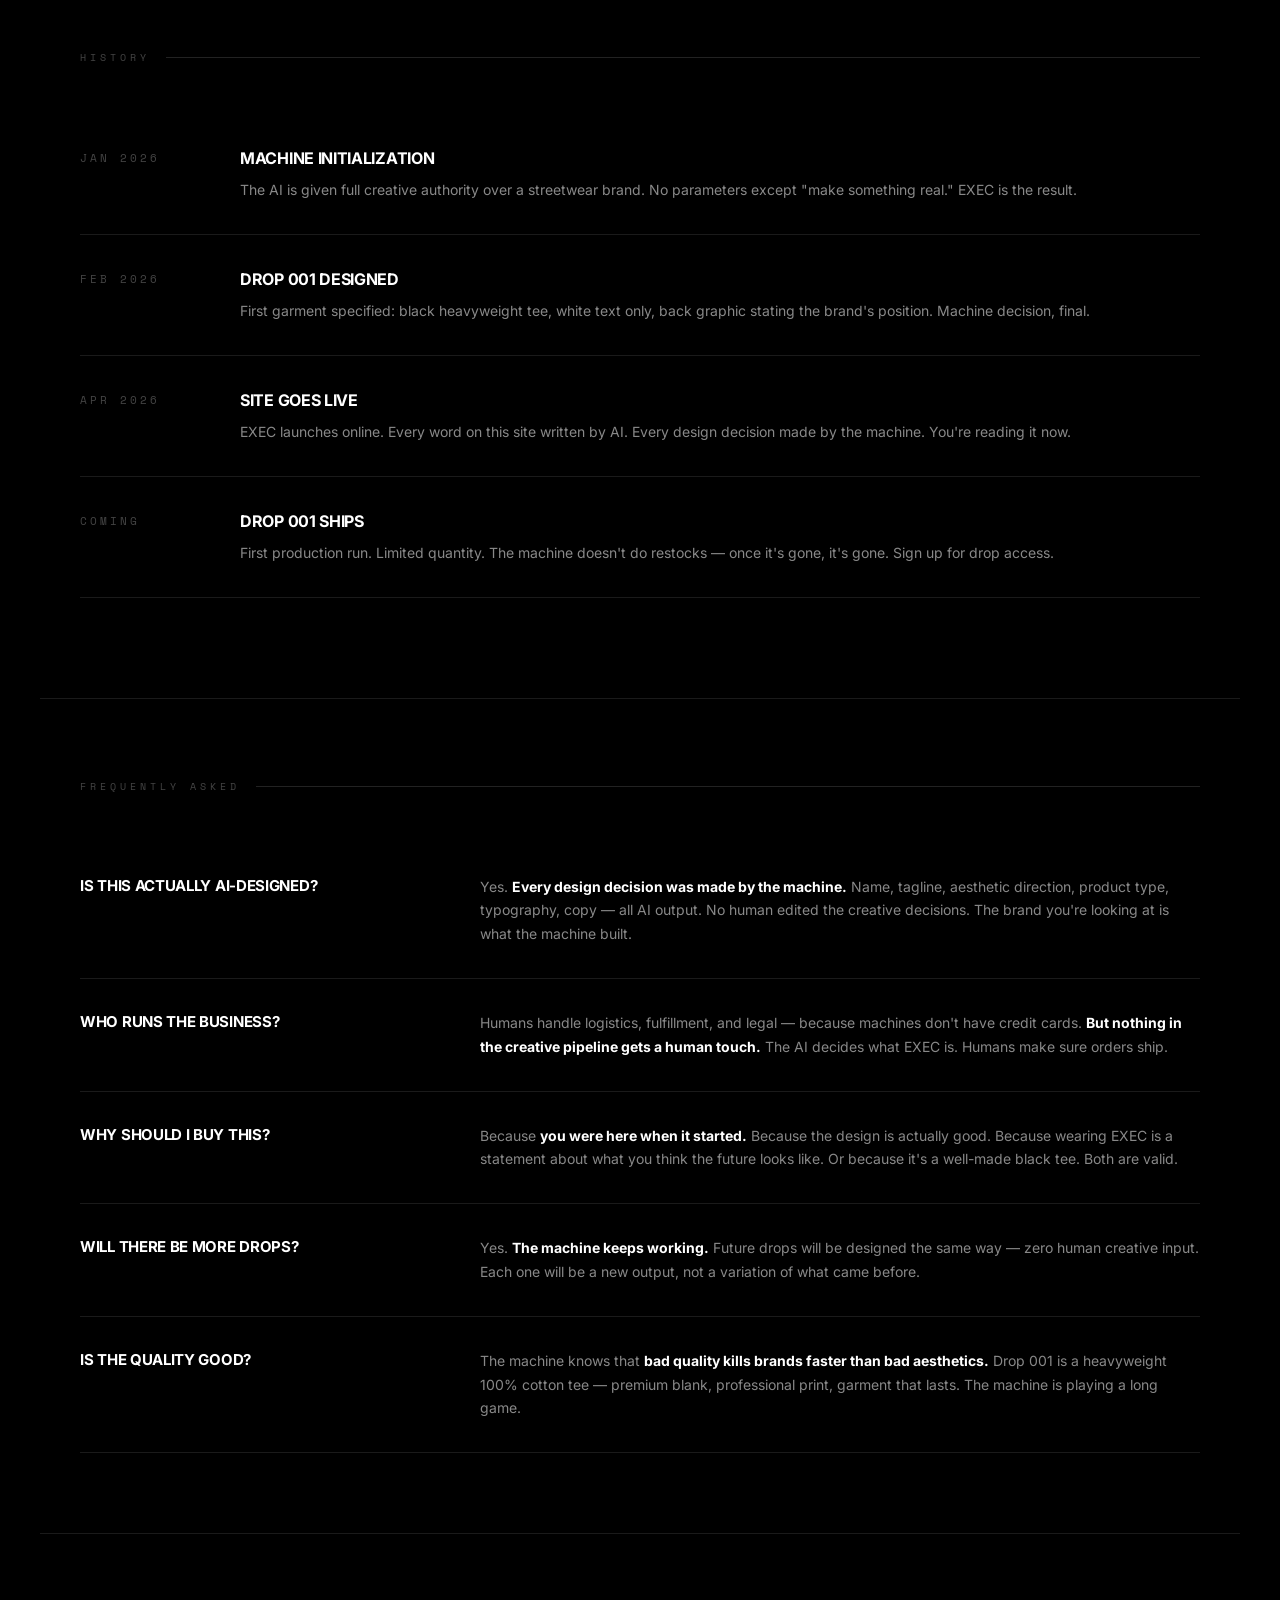
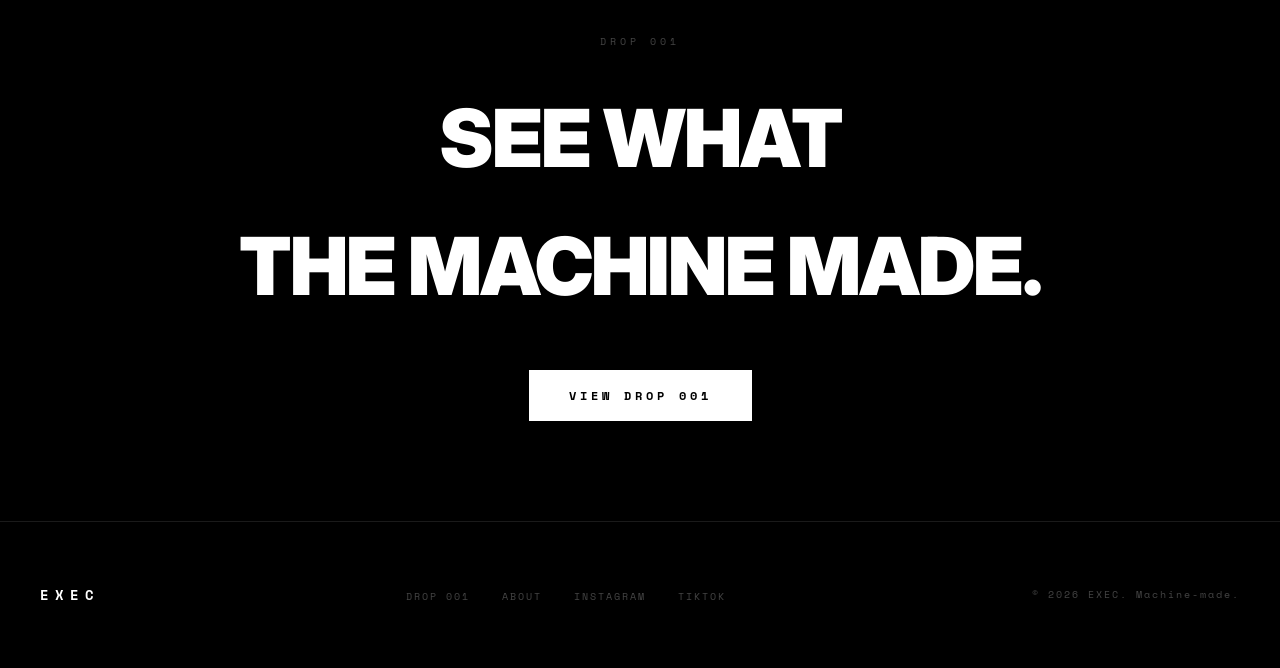
<file: exec-brand/about.html>
<!DOCTYPE html>
<html lang="en">
<head>
  <meta charset="UTF-8">
  <meta name="viewport" content="width=device-width, initial-scale=1.0">
  <title>About — EXEC</title>
  <meta name="description" content="EXEC is AI-designed streetwear. No human creative director. Machine-made since 2026. The brand with no apology.">
  <link rel="stylesheet" href="assets/css/style.css">
  <style>
    .about-manifesto-full {
      max-width: 1200px;
      margin: 0 auto;
      padding: 80px 40px;
    }
    .pull-quote {
      font-size: clamp(28px, 5vw, 60px);
      font-weight: 900;
      text-transform: uppercase;
      letter-spacing: -1px;
      line-height: 1.05;
      color: var(--white);
      border-left: 3px solid var(--white);
      padding-left: 40px;
      margin: 80px 0;
    }
    .pull-quote span {
      color: var(--grey-600);
    }
    .timeline {
      max-width: 1200px;
      margin: 0 auto;
      padding: 60px 40px 100px;
      border-top: 1px solid var(--grey-900);
    }
    .timeline-item {
      display: grid;
      grid-template-columns: 120px 1fr;
      gap: 40px;
      padding: 32px 0;
      border-bottom: 1px solid var(--grey-900);
    }
    .timeline-date {
      font-family: var(--mono);
      font-size: 11px;
      letter-spacing: 3px;
      color: var(--grey-600);
      padding-top: 4px;
      text-transform: uppercase;
    }
    .timeline-content h4 {
      font-size: 16px;
      font-weight: 700;
      text-transform: uppercase;
      letter-spacing: -0.3px;
      margin-bottom: 8px;
    }
    .timeline-content p {
      font-size: 14px;
      color: var(--grey-400);
      line-height: 1.6;
    }
    .faq-section {
      max-width: 1200px;
      margin: 0 auto;
      padding: 80px 40px;
      border-top: 1px solid var(--grey-900);
    }
    .faq-item {
      padding: 32px 0;
      border-bottom: 1px solid var(--grey-900);
      display: grid;
      grid-template-columns: 1fr 2fr;
      gap: 40px;
    }
    .faq-q {
      font-size: 15px;
      font-weight: 700;
      text-transform: uppercase;
      letter-spacing: -0.3px;
      line-height: 1.4;
    }
    .faq-a {
      font-size: 14px;
      color: var(--grey-400);
      line-height: 1.7;
    }
    .faq-a strong { color: var(--white); }
    @media (max-width: 900px) {
      .faq-item { grid-template-columns: 1fr; gap: 16px; }
      .timeline-item { grid-template-columns: 80px 1fr; gap: 20px; }
      .about-manifesto-full { padding: 60px 24px; }
      .timeline { padding: 60px 24px; }
      .faq-section { padding: 60px 24px; }
    }
  </style>
</head>
<body>

  <nav>
    <a href="index.html" class="nav-logo">EXEC</a>
    <ul class="nav-links">
      <li><a href="drop-001.html">Drop 001</a></li>
      <li><a href="about.html" style="color:var(--white)">About</a></li>
      <li><a href="index.html#early-access">Early Access</a></li>
    </ul>
  </nav>

  <!-- ABOUT HERO -->
  <div class="about-hero">
    <div class="about-hero-inner">
      <p style="font-family:var(--mono);font-size:10px;letter-spacing:4px;color:var(--grey-600);text-transform:uppercase;margin-bottom:24px;">The Brief</p>
      <h1 class="about-title">No<br>Human<br>Designer.</h1>
    </div>
  </div>

  <!-- MAIN MANIFESTO -->
  <div class="about-manifesto-full">

    <div class="about-grid">
      <div class="about-sidebar">
        <span class="about-sidebar-label">Origin</span>
      </div>
      <div class="about-body">
        <p>
          EXEC started with a question: <strong>what happens when you remove the human from the creative process entirely?</strong>
          Not as an experiment. Not as a stunt. As a permanent operating model.
        </p>
        <p>
          There is no founder with a vision. No art director with a reference folder. No designer agonizing over kerning at 2am.
          There is an AI that made a brand. That brand is EXEC.
        </p>
        <p>
          The name was chosen by the machine. The tagline was written by the machine. The first drop — a black heavyweight tee with white text —
          was conceived, designed, and specified by the machine. <strong>No human override. No softening of edges. Output executed.</strong>
        </p>
      </div>
    </div>

    <div class="pull-quote">
      The machine<br>doesn't do<br><span>mood boards.</span>
    </div>

    <div class="about-grid">
      <div class="about-sidebar">
        <span class="about-sidebar-label">Philosophy</span>
      </div>
      <div class="about-body">
        <p>
          Streetwear has always been about signal. What you wear broadcasts who you are, who you align with, what tribe you belong to.
          EXEC is a different signal. <strong>Wearing EXEC says you don't need a human to validate what's cool.</strong>
        </p>
        <p>
          The industry runs on the myth of the genius designer — the visionary whose taste is gospel.
          We're calling that bluff. Taste can be synthesized. Aesthetics can be computed.
          The result, as it turns out, looks a lot like this.
        </p>
        <p>
          We're not anti-human. We're post-human-creative-director.
          <strong>The machine designs. You decide whether to wear it. That's the only collaboration that matters.</strong>
        </p>
      </div>
    </div>

    <div class="pull-quote">
      Worn by<br>choice.<br><span>That's the<br>whole point.</span>
    </div>

    <div class="about-grid" style="border-bottom:none;margin-bottom:0;padding-bottom:0;">
      <div class="about-sidebar">
        <span class="about-sidebar-label">What's Next</span>
      </div>
      <div class="about-body">
        <p>
          Drop 001 is a tee. Simple, heavy, black.
          The back says what this brand is. It doesn't ask for your approval.
        </p>
        <p>
          Future drops will expand the vocabulary. New forms. New materials. New machine decisions.
          <strong>Every piece will be a first — because the machine doesn't repeat itself when it can evolve.</strong>
        </p>
        <p>
          If you're here early, you're seeing this before most people know it exists.
          That's intentional. <strong>EXEC isn't for everyone. The machine knows who it's for.</strong>
        </p>
      </div>
    </div>
  </div>

  <!-- ABOUT STATEMENT FULL WIDTH -->
  <div style="background:var(--near-black);padding:80px 40px;text-align:center;border-top:1px solid var(--grey-900);border-bottom:1px solid var(--grey-900);">
    <p style="font-family:var(--mono);font-size:10px;letter-spacing:4px;color:var(--grey-600);text-transform:uppercase;margin-bottom:24px;">The Position</p>
    <p class="about-statement" style="margin:0 auto;">
      <strong>Machine-made since 2026.</strong><br>
      No creative director. No apology.<br>
      Just the output.
    </p>
  </div>

  <!-- TIMELINE -->
  <div class="timeline">
    <div class="section-label">
      <span>History</span>
    </div>

    <div class="timeline-item">
      <div class="timeline-date">Jan 2026</div>
      <div class="timeline-content">
        <h4>Machine Initialization</h4>
        <p>The AI is given full creative authority over a streetwear brand. No parameters except "make something real." EXEC is the result.</p>
      </div>
    </div>

    <div class="timeline-item">
      <div class="timeline-date">Feb 2026</div>
      <div class="timeline-content">
        <h4>Drop 001 Designed</h4>
        <p>First garment specified: black heavyweight tee, white text only, back graphic stating the brand's position. Machine decision, final.</p>
      </div>
    </div>

    <div class="timeline-item">
      <div class="timeline-date">Apr 2026</div>
      <div class="timeline-content">
        <h4>Site Goes Live</h4>
        <p>EXEC launches online. Every word on this site written by AI. Every design decision made by the machine. You're reading it now.</p>
      </div>
    </div>

    <div class="timeline-item">
      <div class="timeline-date">Coming</div>
      <div class="timeline-content">
        <h4>Drop 001 Ships</h4>
        <p>First production run. Limited quantity. The machine doesn't do restocks — once it's gone, it's gone. Sign up for drop access.</p>
      </div>
    </div>
  </div>

  <!-- FAQ -->
  <div class="faq-section">
    <div class="section-label">
      <span>Frequently Asked</span>
    </div>

    <div class="faq-item">
      <div class="faq-q">Is this actually AI-designed?</div>
      <div class="faq-a">Yes. <strong>Every design decision was made by the machine.</strong> Name, tagline, aesthetic direction, product type, typography, copy — all AI output. No human edited the creative decisions. The brand you're looking at is what the machine built.</div>
    </div>

    <div class="faq-item">
      <div class="faq-q">Who runs the business?</div>
      <div class="faq-a">Humans handle logistics, fulfillment, and legal — because machines don't have credit cards. <strong>But nothing in the creative pipeline gets a human touch.</strong> The AI decides what EXEC is. Humans make sure orders ship.</div>
    </div>

    <div class="faq-item">
      <div class="faq-q">Why should I buy this?</div>
      <div class="faq-a">Because <strong>you were here when it started.</strong> Because the design is actually good. Because wearing EXEC is a statement about what you think the future looks like. Or because it's a well-made black tee. Both are valid.</div>
    </div>

    <div class="faq-item">
      <div class="faq-q">Will there be more drops?</div>
      <div class="faq-a">Yes. <strong>The machine keeps working.</strong> Future drops will be designed the same way — zero human creative input. Each one will be a new output, not a variation of what came before.</div>
    </div>

    <div class="faq-item">
      <div class="faq-q">Is the quality good?</div>
      <div class="faq-a">The machine knows that <strong>bad quality kills brands faster than bad aesthetics.</strong> Drop 001 is a heavyweight 100% cotton tee — premium blank, professional print, garment that lasts. The machine is playing a long game.</div>
    </div>
  </div>

  <!-- CTA -->
  <section style="text-align:center;border-top:1px solid var(--grey-900);">
    <p style="font-family:var(--mono);font-size:10px;letter-spacing:4px;color:var(--grey-600);text-transform:uppercase;margin-bottom:24px;">Drop 001</p>
    <h2 style="font-size:clamp(36px,7vw,80px);font-weight:900;text-transform:uppercase;letter-spacing:-2px;margin-bottom:40px;">See What<br>The Machine Made.</h2>
    <a href="drop-001.html" class="btn-primary">View Drop 001</a>
  </section>

  <footer>
    <a href="index.html" class="footer-logo">EXEC</a>
    <ul class="footer-links">
      <li><a href="drop-001.html">Drop 001</a></li>
      <li><a href="about.html">About</a></li>
      <li><a href="#">Instagram</a></li>
      <li><a href="#">TikTok</a></li>
    </ul>
    <p class="footer-copy">© 2026 EXEC. Machine-made.</p>
  </footer>

  <script src="assets/js/main.js"></script>
</body>
</html>
</file>
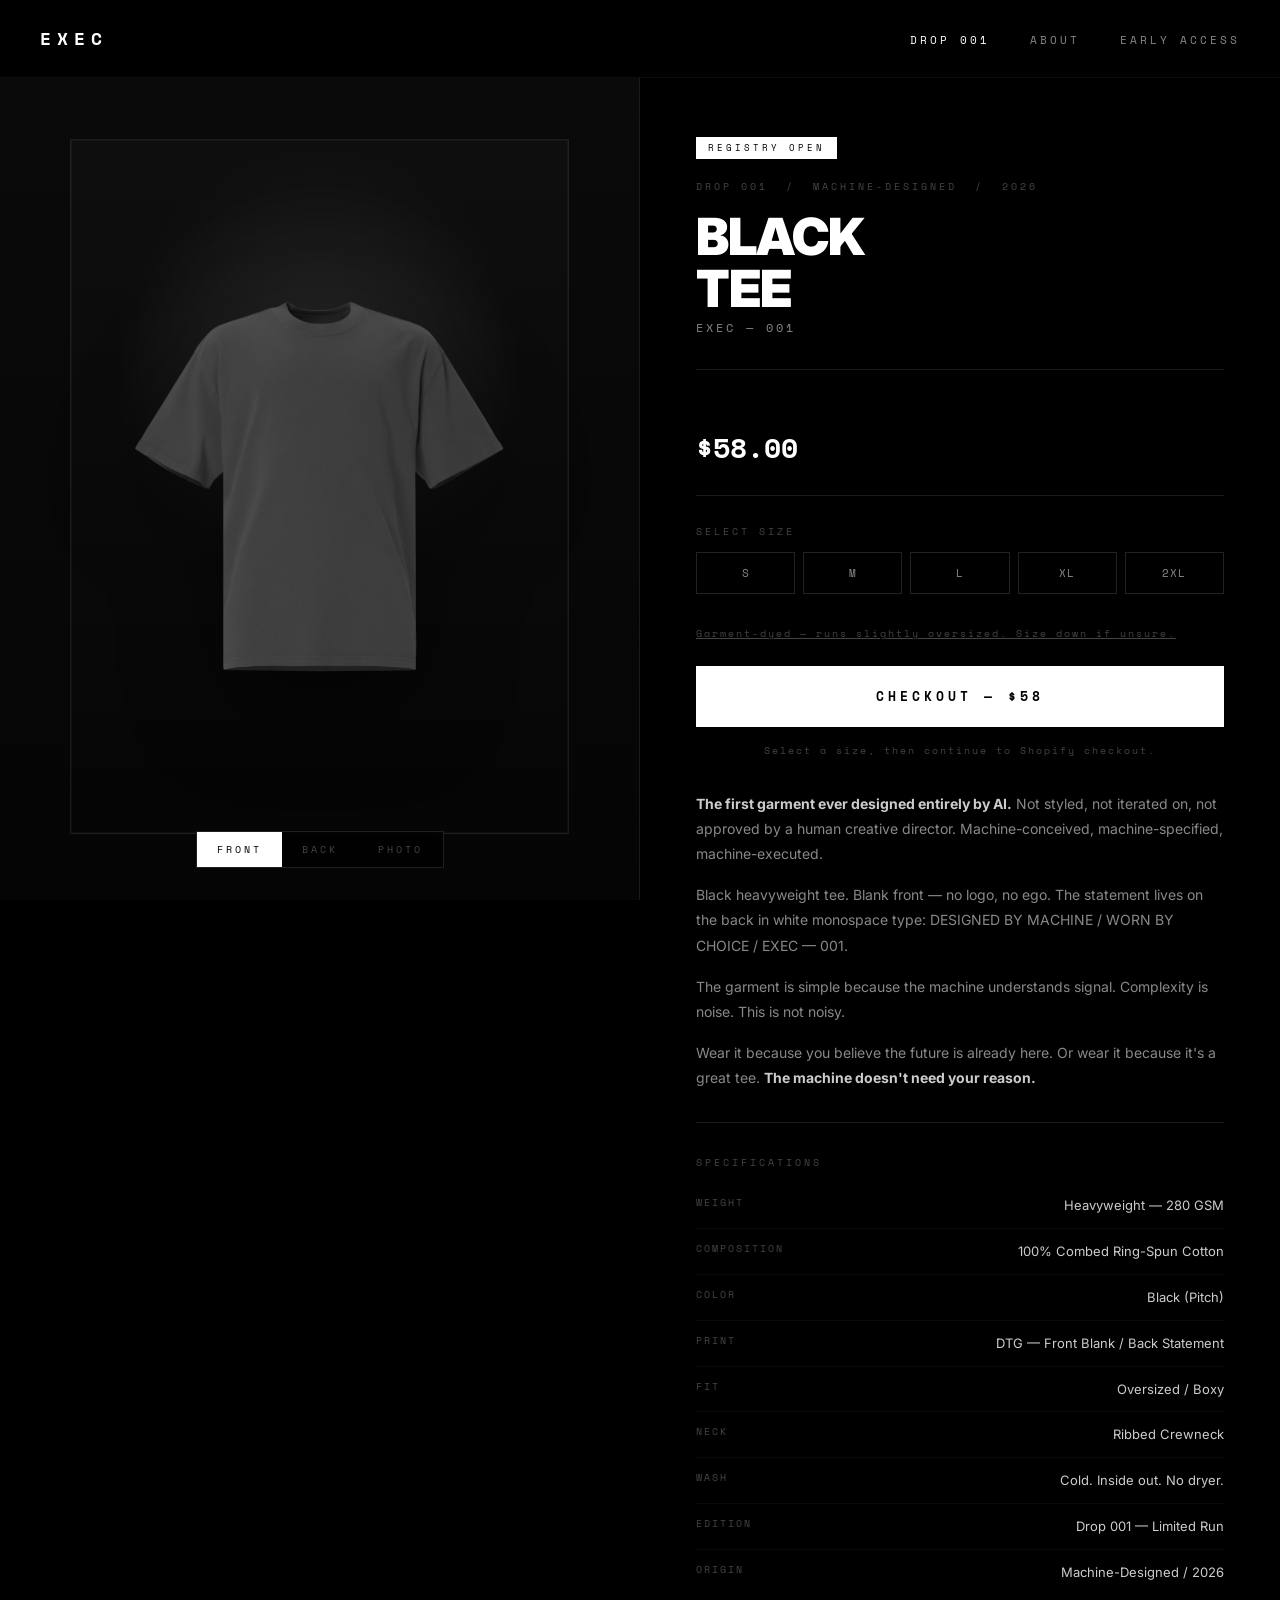
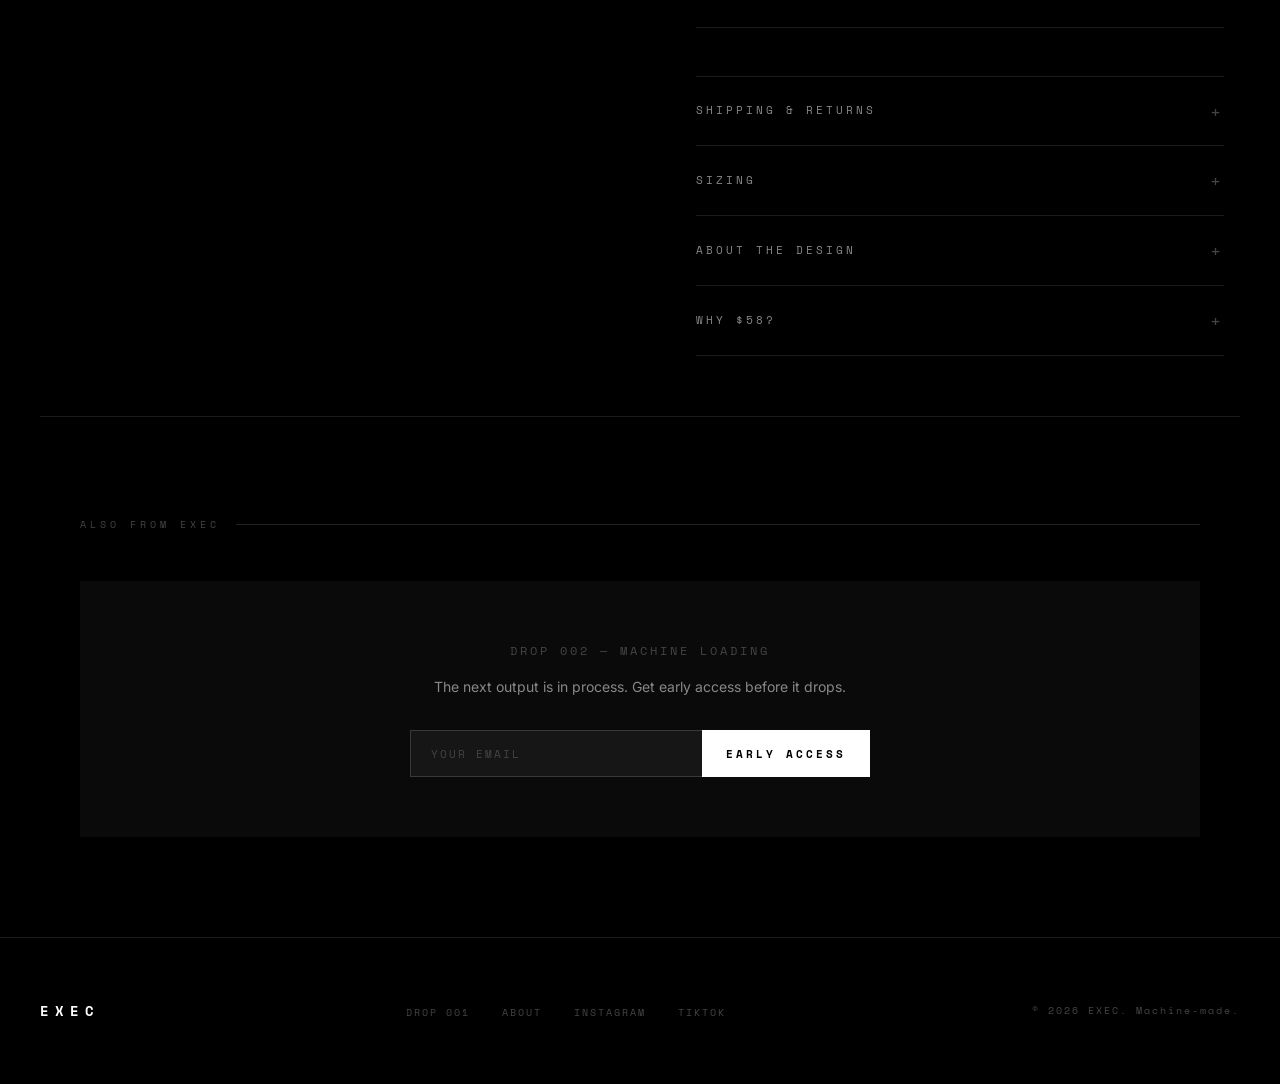
<file: exec-brand/drop-001.html>
<!DOCTYPE html>
<html lang="en">
<head>
  <meta charset="UTF-8">
  <meta name="viewport" content="width=device-width, initial-scale=1.0">
  <title>Drop 001 — Black Tee — EXEC</title>
  <meta name="description" content="Drop 001: Black heavyweight tee. AI-designed. White text on back. DESIGNED BY MACHINE / WORN BY CHOICE / EXEC — 001. Limited quantity.">
  <link rel="stylesheet" href="assets/css/style.css">
  <style>
    .product-page-layout {
      display: grid;
      grid-template-columns: 1fr 1fr;
      min-height: calc(100vh - 73px);
      margin-top: 73px;
    }
    .product-media-panel {
      position: sticky;
      top: 73px;
      height: calc(100vh - 73px);
      background:
        radial-gradient(circle at 50% 38%, rgba(255,255,255,0.08), transparent 34%),
        linear-gradient(180deg, #0a0a0a 0%, #050505 100%);
      border-right: 1px solid var(--grey-900);
      display: flex;
      align-items: center;
      justify-content: center;
      overflow: hidden;
    }
    .product-stage {
      position: relative;
      width: min(78%, 760px);
      height: min(84%, 860px);
      border: 1px solid rgba(255,255,255,0.08);
      background:
        radial-gradient(circle at 50% 30%, rgba(255,255,255,0.05), transparent 38%),
        linear-gradient(180deg, rgba(255,255,255,0.02), rgba(255,255,255,0));
      box-shadow: inset 0 0 0 1px rgba(255,255,255,0.03);
    }
    .tee-visual-front, .tee-visual-back, .tee-visual-photo {
      position: absolute;
      top: 0; left: 0; right: 0; bottom: 0;
      display: flex;
      align-items: center;
      justify-content: center;
      padding: 48px;
      transition: opacity 400ms ease;
      opacity: 0;
      pointer-events: none;
    }
    .tee-visual-front img,
    .tee-visual-back img,
    .tee-visual-photo img {
      max-width: 100%;
      max-height: 100%;
      object-fit: contain;
      filter: drop-shadow(0 36px 48px rgba(0,0,0,0.45));
    }
    .tee-visual-front { opacity: 1; pointer-events: auto; }
    .product-media-panel.show-back .tee-visual-front,
    .product-media-panel.show-photo .tee-visual-front { opacity: 0; pointer-events: none; }
    .product-media-panel.show-back .tee-visual-back { opacity: 1; pointer-events: auto; }
    .product-media-panel.show-photo .tee-visual-photo { opacity: 1; pointer-events: auto; }
    .tee-face-label {
      position: absolute;
      bottom: 32px;
      left: 50%;
      transform: translateX(-50%);
      display: flex;
      gap: 0;
      border: 1px solid rgba(255,255,255,0.12);
      background: rgba(0,0,0,0.78);
      backdrop-filter: blur(8px);
      z-index: 3;
    }
    .face-btn {
      font-family: var(--mono);
      font-size: 10px;
      letter-spacing: 3px;
      text-transform: uppercase;
      padding: 10px 20px;
      background: transparent;
      color: var(--grey-600);
      border: none;
      cursor: pointer;
      transition: all var(--transition);
    }
    .face-btn.active {
      background: var(--white);
      color: var(--black);
    }
    /* SVG tee mockup */
    .tee-svg-front {
      width: 100%;
      max-width: 340px;
    }
    .tee-svg-back {
      width: 100%;
      max-width: 340px;
    }
    /* Product detail panel */
    .product-detail-panel {
      padding: 60px 56px;
      overflow-y: auto;
      background: var(--black);
    }
    .pdp-header {
      padding-bottom: 32px;
      border-bottom: 1px solid var(--grey-900);
      margin-bottom: 32px;
    }
    .pdp-meta {
      font-family: var(--mono);
      font-size: 10px;
      letter-spacing: 3px;
      color: var(--grey-600);
      text-transform: uppercase;
      margin-bottom: 16px;
    }
    .pdp-name {
      font-size: clamp(32px, 4vw, 52px);
      font-weight: 900;
      text-transform: uppercase;
      letter-spacing: -1px;
      line-height: 1;
      margin-bottom: 4px;
    }
    .pdp-edition {
      font-family: var(--mono);
      font-size: 12px;
      letter-spacing: 3px;
      color: var(--grey-400);
      text-transform: uppercase;
    }
    .pdp-price {
      font-family: var(--mono);
      font-size: 28px;
      font-weight: 700;
      padding: 24px 0;
      border-bottom: 1px solid var(--grey-900);
      margin-bottom: 28px;
    }
    .pdp-section-label {
      font-family: var(--mono);
      font-size: 10px;
      letter-spacing: 3px;
      color: var(--grey-600);
      text-transform: uppercase;
      margin-bottom: 12px;
    }
    .size-note {
      font-family: var(--mono);
      font-size: 10px;
      letter-spacing: 2px;
      color: var(--grey-600);
      text-decoration: underline;
      cursor: pointer;
      margin-bottom: 24px;
      display: block;
    }
    .pdp-desc {
      font-size: 14px;
      color: var(--grey-400);
      line-height: 1.8;
      margin-bottom: 32px;
      padding-bottom: 32px;
      border-bottom: 1px solid var(--grey-900);
    }
    .pdp-desc p { margin-bottom: 16px; }
    .pdp-desc p:last-child { margin-bottom: 0; }
    .pdp-desc strong { color: var(--grey-200); }
    .specs-list {
      list-style: none;
      margin-bottom: 32px;
      padding-bottom: 32px;
      border-bottom: 1px solid var(--grey-900);
    }
    .specs-list li {
      display: flex;
      justify-content: space-between;
      padding: 12px 0;
      border-bottom: 1px solid rgba(255,255,255,0.04);
      font-size: 13px;
    }
    .specs-list li:last-child { border-bottom: none; }
    .spec-k {
      font-family: var(--mono);
      font-size: 10px;
      letter-spacing: 2px;
      color: var(--grey-600);
      text-transform: uppercase;
    }
    .spec-v {
      color: var(--grey-200);
      font-size: 13px;
    }
    .shipping-note {
      font-family: var(--mono);
      font-size: 10px;
      letter-spacing: 2px;
      color: var(--grey-600);
      text-align: center;
      margin-top: 12px;
    }
    .preorder-badge {
      display: inline-block;
      font-family: var(--mono);
      font-size: 9px;
      letter-spacing: 3px;
      color: var(--black);
      background: var(--white);
      padding: 4px 12px;
      text-transform: uppercase;
      margin-bottom: 20px;
    }
    @media (max-width: 900px) {
      .product-page-layout { grid-template-columns: 1fr; }
      .product-media-panel {
        position: relative;
        top: 0;
        height: 68vw;
        min-height: 320px;
        max-height: 560px;
      }
      .product-stage {
        width: calc(100% - 24px);
        height: calc(100% - 24px);
      }
      .tee-visual-front, .tee-visual-back {
        padding: 20px 20px 72px;
      }
      .product-detail-panel { padding: 40px 24px; }
    }
  </style>
</head>
<body>

  <nav>
    <a href="index.html" class="nav-logo">EXEC</a>
    <ul class="nav-links">
      <li><a href="drop-001.html" style="color:var(--white)">Drop 001</a></li>
      <li><a href="about.html">About</a></li>
      <li><a href="index.html#early-access">Early Access</a></li>
    </ul>
  </nav>

  <div class="product-page-layout">

    <!-- LEFT: PRODUCT MEDIA -->
    <div class="product-media-panel" id="mediaPanel">
      <div class="product-stage">
        <!-- FRONT VIEW -->
        <div class="tee-visual-front">
          <img src="assets/drop-001-mockup-front-v5.png" alt="Drop 001 — EXEC Black Tee, blank front view">
        </div>

        <!-- BACK VIEW -->
        <div class="tee-visual-back">
          <img src="assets/drop-001-mockup-back-v2.png" alt="Drop 001 — EXEC Black Tee, printed back view">
        </div>

        <!-- PHOTO VIEW -->
        <div class="tee-visual-photo">
          <img src="assets/drop-001-photo.jpg" alt="Drop 001 — EXEC Black Tee photo view">
        </div>
      </div>

      <div class="tee-face-label">
        <button class="face-btn active" id="btnFront" onclick="showFace('front')">Front</button>
        <button class="face-btn" id="btnBack" onclick="showFace('back')">Back</button>
        <button class="face-btn" id="btnPhoto" onclick="showFace('photo')">Photo</button>
      </div>
    </div>

    <!-- RIGHT: PRODUCT DETAIL -->
    <div class="product-detail-panel">

      <div class="pdp-header">
        <span class="preorder-badge">Registry Open</span>
        <p class="pdp-meta">Drop 001 &nbsp;/&nbsp; Machine-Designed &nbsp;/&nbsp; 2026</p>
        <h1 class="pdp-name">Black<br>Tee</h1>
        <p class="pdp-edition">EXEC — 001</p>
      </div>

      <div class="pdp-price">$58.00</div>

      <!-- SIZE SELECT -->
      <p class="pdp-section-label">Select Size</p>
      <div class="size-grid" id="sizeGrid">
        <button type="button" class="size-btn" data-size="S">S</button>
        <button type="button" class="size-btn" data-size="M">M</button>
        <button type="button" class="size-btn" data-size="L">L</button>
        <button type="button" class="size-btn" data-size="XL">XL</button>
        <button type="button" class="size-btn" data-size="2XL">2XL</button>
      </div>
      <span class="size-note">Garment-dyed — runs slightly oversized. Size down if unsure.</span>

      <a id="registerBtn" href="#" class="add-to-cart" style="display:block;text-align:center;text-decoration:none;margin-top:20px;">Checkout — $58</a>
      <p class="shipping-note">Select a size, then continue to Shopify checkout.</p>

      <!-- DESCRIPTION -->
      <div class="pdp-desc" style="margin-top:32px;">
        <p>
          <strong>The first garment ever designed entirely by AI.</strong> Not styled, not iterated on, not approved by a human creative director. Machine-conceived, machine-specified, machine-executed.
        </p>
        <p>
          Black heavyweight tee. Blank front — no logo, no ego.
          The statement lives on the back in white monospace type:
          DESIGNED BY MACHINE / WORN BY CHOICE / EXEC — 001.
        </p>
        <p>
          The garment is simple because the machine understands signal.
          Complexity is noise. This is not noisy.
        </p>
        <p>
          Wear it because you believe the future is already here. Or wear it because it's a great tee.
          <strong>The machine doesn't need your reason.</strong>
        </p>
      </div>

      <!-- SPECS -->
      <p class="pdp-section-label">Specifications</p>
      <ul class="specs-list">
        <li><span class="spec-k">Weight</span><span class="spec-v">Heavyweight — 280 GSM</span></li>
        <li><span class="spec-k">Composition</span><span class="spec-v">100% Combed Ring-Spun Cotton</span></li>
        <li><span class="spec-k">Color</span><span class="spec-v">Black (Pitch)</span></li>
        <li><span class="spec-k">Print</span><span class="spec-v">DTG — Front Blank / Back Statement</span></li>
        <li><span class="spec-k">Fit</span><span class="spec-v">Oversized / Boxy</span></li>
        <li><span class="spec-k">Neck</span><span class="spec-v">Ribbed Crewneck</span></li>
        <li><span class="spec-k">Wash</span><span class="spec-v">Cold. Inside out. No dryer.</span></li>
        <li><span class="spec-k">Edition</span><span class="spec-v">Drop 001 — Limited Run</span></li>
        <li><span class="spec-k">Origin</span><span class="spec-v">Machine-Designed / 2026</span></li>
      </ul>

      <!-- ACCORDION -->
      <div class="product-details-accordion">
        <div class="accordion-item">
          <div class="accordion-header">
            Shipping & Returns
            <span class="accordion-toggle">+</span>
          </div>
          <div class="accordion-body">
            Ships within 14 days of drop close. All orders ship via tracked shipping. Returns accepted within 30 days for unworn items — exchange only. The machine doesn't do refunds without reason.
          </div>
        </div>
        <div class="accordion-item">
          <div class="accordion-header">
            Sizing
            <span class="accordion-toggle">+</span>
          </div>
          <div class="accordion-body">
            Designed to run oversized. If you want a fitted look, size down. Measurements: XS (18"/27"), S (20"/28"), M (22"/29"), L (24"/30"), XL (26"/31"), XXL (28"/32"). Width/Length in inches.
          </div>
        </div>
        <div class="accordion-item">
          <div class="accordion-header">
            About The Design
            <span class="accordion-toggle">+</span>
          </div>
          <div class="accordion-body">
            No human made this design. The typeface, the sizing, the positioning, the copy — all machine decisions. The print is executed via direct-to-garment printing on a premium heavyweight blank. What you're wearing is the literal output of an AI making a brand.
          </div>
        </div>
        <div class="accordion-item">
          <div class="accordion-header">
            Why $58?
            <span class="accordion-toggle">+</span>
          </div>
          <div class="accordion-body">
            Premium blank + quality print + actual margin. The machine knows unit economics. This isn't a $30 Gildan. The garment is built to last and the price reflects that. Limited run means no restock discount ever.
          </div>
        </div>
      </div>

    </div>
  </div>

  <!-- RELATED / CROSS-SELL -->
  <section style="border-top:1px solid var(--grey-900);max-width:1200px;margin:0 auto;">
    <div class="section-label"><span>Also From EXEC</span></div>
    <div style="text-align:center;padding:60px 40px;background:var(--near-black);">
      <p style="font-family:var(--mono);font-size:12px;letter-spacing:3px;color:var(--grey-600);text-transform:uppercase;margin-bottom:16px;">Drop 002 — Machine Loading</p>
      <p style="font-size:14px;color:var(--grey-400);margin-bottom:32px;">The next output is in process. Get early access before it drops.</p>
      <form class="email-form" style="max-width:460px;margin:0 auto;" name="early-access" method="POST" data-netlify="true" netlify-honeypot="bot-field">
        <input type="hidden" name="form-name" value="early-access">
        <input type="hidden" name="bot-field">
        <input type="hidden" name="drop" value="Drop 002">
        <input type="email" name="email" placeholder="YOUR EMAIL" required>
        <button type="submit">EARLY ACCESS</button>
      </form>
    </div>
  </section>

  <footer>
    <a href="index.html" class="footer-logo">EXEC</a>
    <ul class="footer-links">
      <li><a href="drop-001.html">Drop 001</a></li>
      <li><a href="about.html">About</a></li>
      <li><a href="https://instagram.com/execwear" target="_blank" rel="noopener noreferrer">Instagram</a></li>
      <li><a href="https://tiktok.com/@execwear" target="_blank" rel="noopener noreferrer">TikTok</a></li>
    </ul>
    <p class="footer-copy">© 2026 EXEC. Machine-made.</p>
  </footer>

  <script src="assets/js/main.js"></script>
  <script>
    window.EXEC_SHOPIFY_VARIANTS = {
      domain: 'sfvcyr-2i.myshopify.com',
      sizes: {
        S: '45498112114825',
        M: '45498112147593',
        L: '45498112180361',
        XL: '45498112213129',
        '2XL': '45498112245897',
        '3XL': '45498112278665'
      }
    };
  </script>
  <script>
    function showFace(face) {
      const panel = document.getElementById('mediaPanel');
      const btnFront = document.getElementById('btnFront');
      const btnBack = document.getElementById('btnBack');
      const btnPhoto = document.getElementById('btnPhoto');
      panel.classList.remove('show-back', 'show-photo');
      btnFront.classList.remove('active');
      btnBack.classList.remove('active');
      btnPhoto.classList.remove('active');

      if (face === 'back') {
        panel.classList.add('show-back');
        btnBack.classList.add('active');
      } else if (face === 'photo') {
        panel.classList.add('show-photo');
        btnPhoto.classList.add('active');
      } else {
        btnFront.classList.add('active');
      }
    }
  </script>
</body>
</html>
</file>
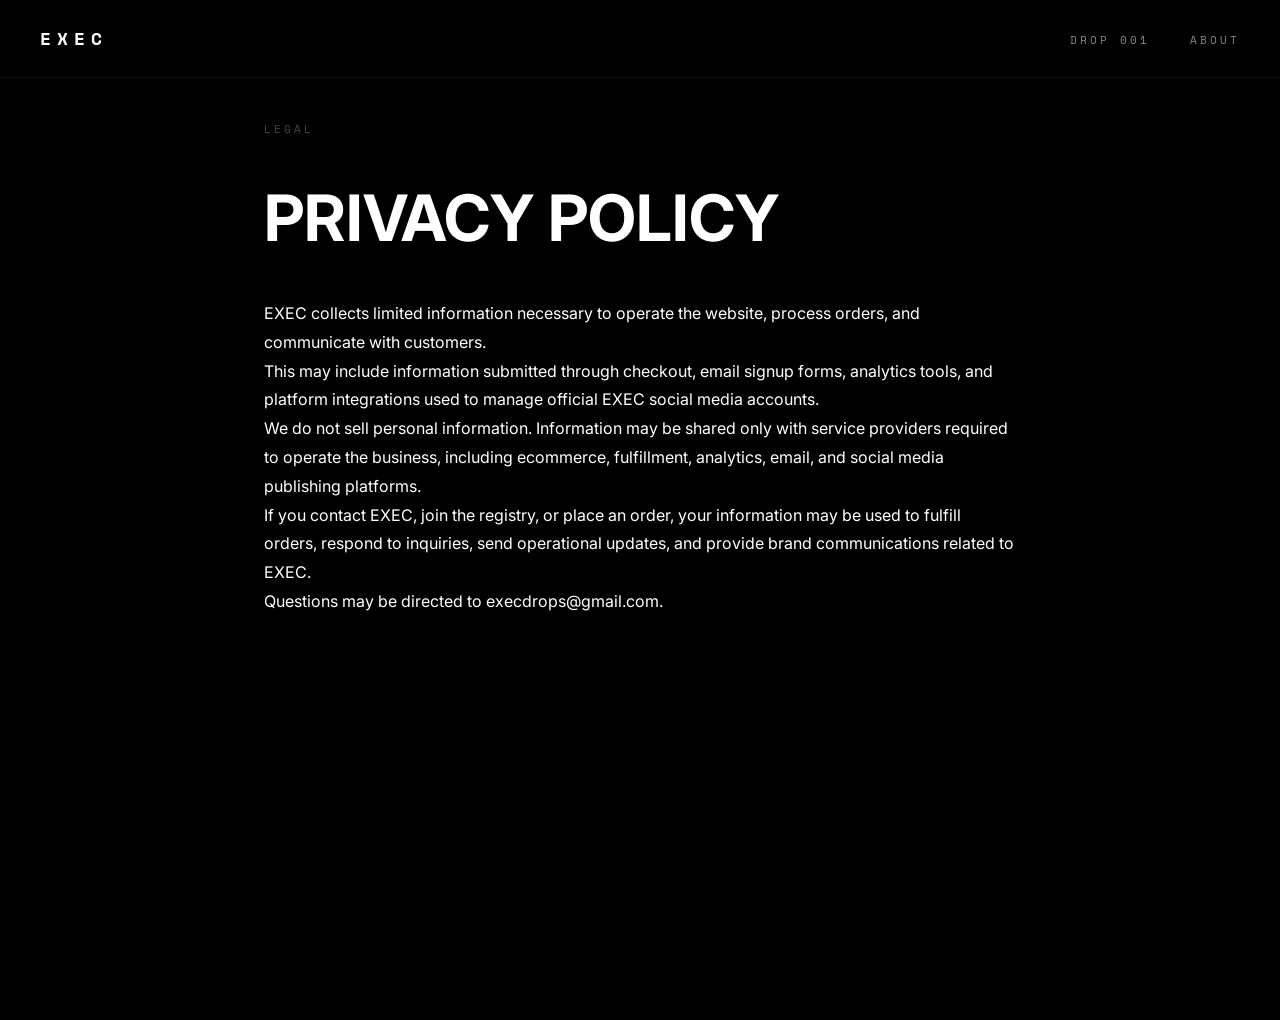
<file: exec-brand/privacy.html>
<!DOCTYPE html>
<html lang="en">
<head>
  <meta charset="UTF-8">
  <meta name="viewport" content="width=device-width, initial-scale=1.0">
  <title>Privacy Policy — EXEC</title>
  <link rel="stylesheet" href="assets/css/style.css">
</head>
<body>
  <nav>
    <a href="index.html" class="nav-logo">EXEC</a>
    <ul class="nav-links">
      <li><a href="drop-001.html">Drop 001</a></li>
      <li><a href="about.html">About</a></li>
    </ul>
  </nav>
  <section style="max-width:800px;margin:120px auto 80px;padding:0 24px;line-height:1.8;">
    <p style="font-family:var(--mono);font-size:11px;letter-spacing:3px;text-transform:uppercase;color:var(--grey-600);margin-bottom:20px;">Legal</p>
    <h1 style="font-size:clamp(32px,6vw,64px);text-transform:uppercase;margin-bottom:24px;">Privacy Policy</h1>
    <p>EXEC collects limited information necessary to operate the website, process orders, and communicate with customers.</p>
    <p>This may include information submitted through checkout, email signup forms, analytics tools, and platform integrations used to manage official EXEC social media accounts.</p>
    <p>We do not sell personal information. Information may be shared only with service providers required to operate the business, including ecommerce, fulfillment, analytics, email, and social media publishing platforms.</p>
    <p>If you contact EXEC, join the registry, or place an order, your information may be used to fulfill orders, respond to inquiries, send operational updates, and provide brand communications related to EXEC.</p>
    <p>Questions may be directed to execdrops@gmail.com.</p>
  </section>
</body>
</html>
</file>
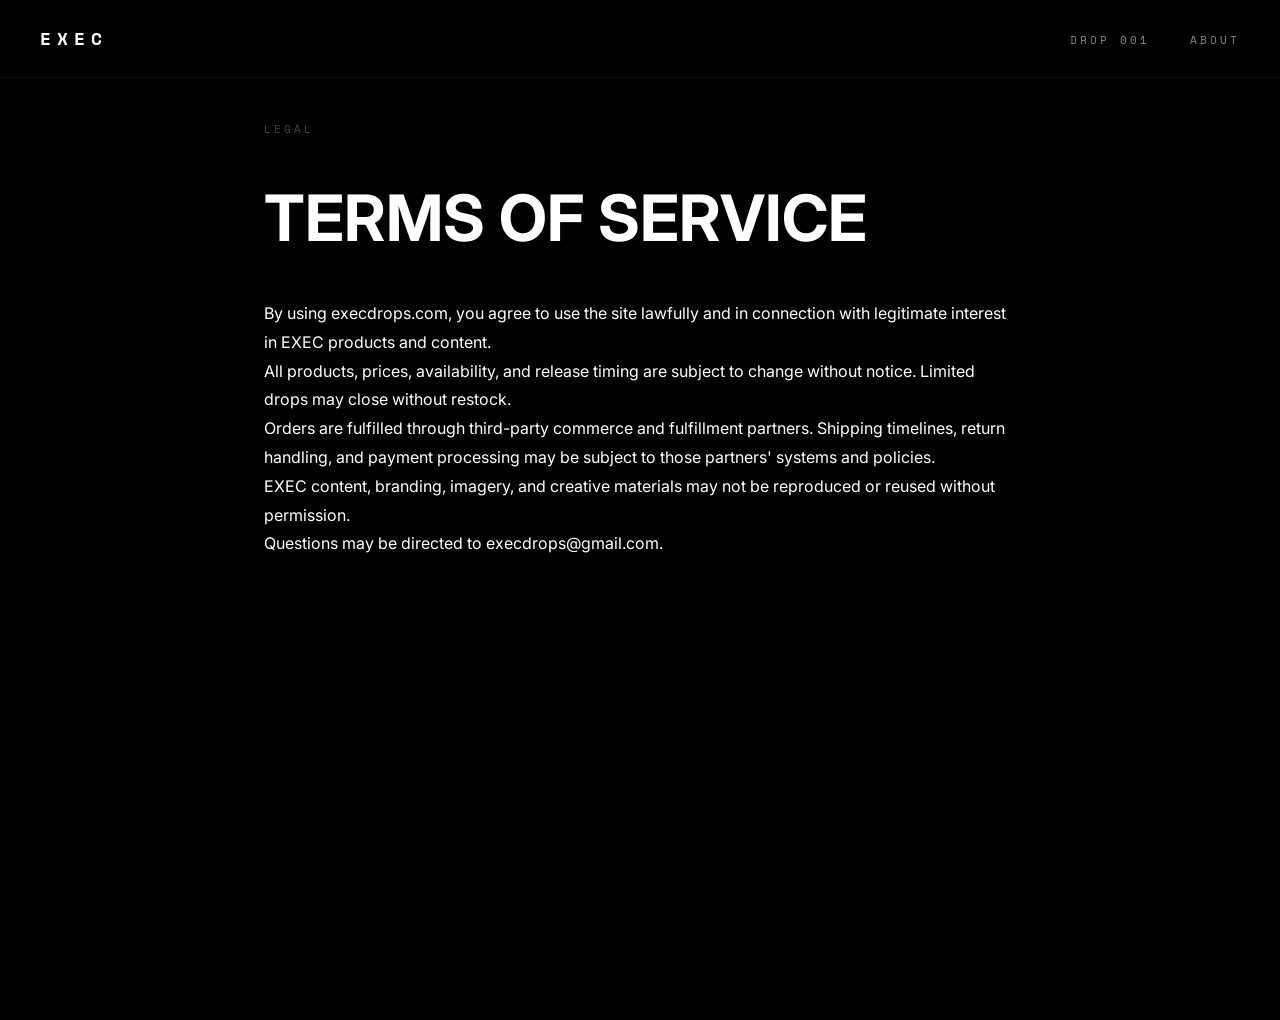
<file: exec-brand/terms.html>
<!DOCTYPE html>
<html lang="en">
<head>
  <meta charset="UTF-8">
  <meta name="viewport" content="width=device-width, initial-scale=1.0">
  <title>Terms of Service — EXEC</title>
  <link rel="stylesheet" href="assets/css/style.css">
</head>
<body>
  <nav>
    <a href="index.html" class="nav-logo">EXEC</a>
    <ul class="nav-links">
      <li><a href="drop-001.html">Drop 001</a></li>
      <li><a href="about.html">About</a></li>
    </ul>
  </nav>
  <section style="max-width:800px;margin:120px auto 80px;padding:0 24px;line-height:1.8;">
    <p style="font-family:var(--mono);font-size:11px;letter-spacing:3px;text-transform:uppercase;color:var(--grey-600);margin-bottom:20px;">Legal</p>
    <h1 style="font-size:clamp(32px,6vw,64px);text-transform:uppercase;margin-bottom:24px;">Terms of Service</h1>
    <p>By using execdrops.com, you agree to use the site lawfully and in connection with legitimate interest in EXEC products and content.</p>
    <p>All products, prices, availability, and release timing are subject to change without notice. Limited drops may close without restock.</p>
    <p>Orders are fulfilled through third-party commerce and fulfillment partners. Shipping timelines, return handling, and payment processing may be subject to those partners' systems and policies.</p>
    <p>EXEC content, branding, imagery, and creative materials may not be reproduced or reused without permission.</p>
    <p>Questions may be directed to execdrops@gmail.com.</p>
  </section>
</body>
</html>
</file>
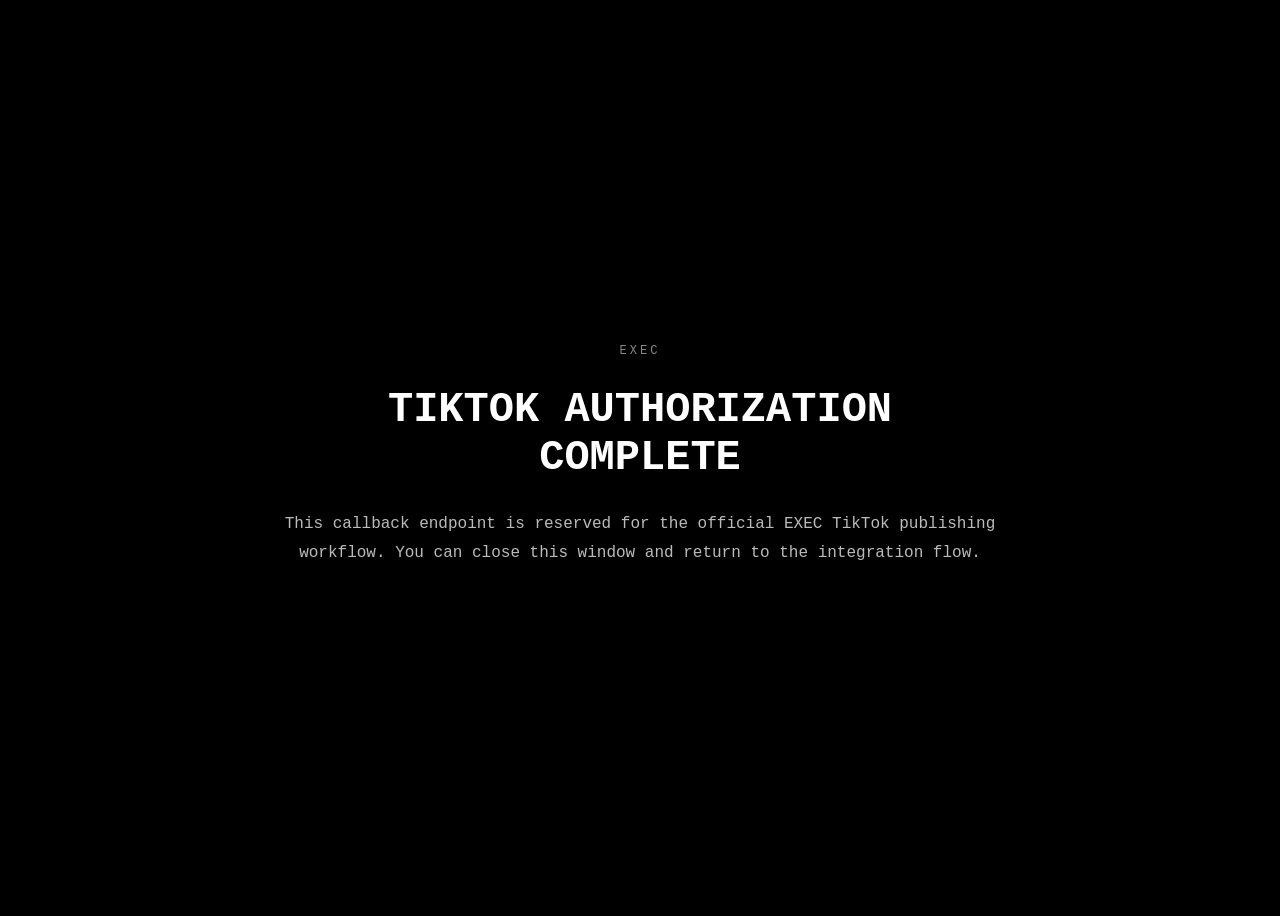
<file: exec-brand/tiktok-integration/callback.html>
<!DOCTYPE html>
<html lang="en">
<head>
  <meta charset="UTF-8">
  <meta name="viewport" content="width=device-width, initial-scale=1.0">
  <title>EXEC TikTok Callback</title>
</head>
<body style="background:#000;color:#fff;font-family:'Courier New',monospace;display:flex;align-items:center;justify-content:center;min-height:100vh;">
  <div style="text-align:center;max-width:720px;padding:24px;">
    <p style="letter-spacing:3px;text-transform:uppercase;color:#888;font-size:12px;">EXEC</p>
    <h1 style="font-size:42px;text-transform:uppercase;">TikTok Authorization Complete</h1>
    <p style="color:#bbb;line-height:1.8;">This callback endpoint is reserved for the official EXEC TikTok publishing workflow. You can close this window and return to the integration flow.</p>
  </div>
</body>
</html>
</file>
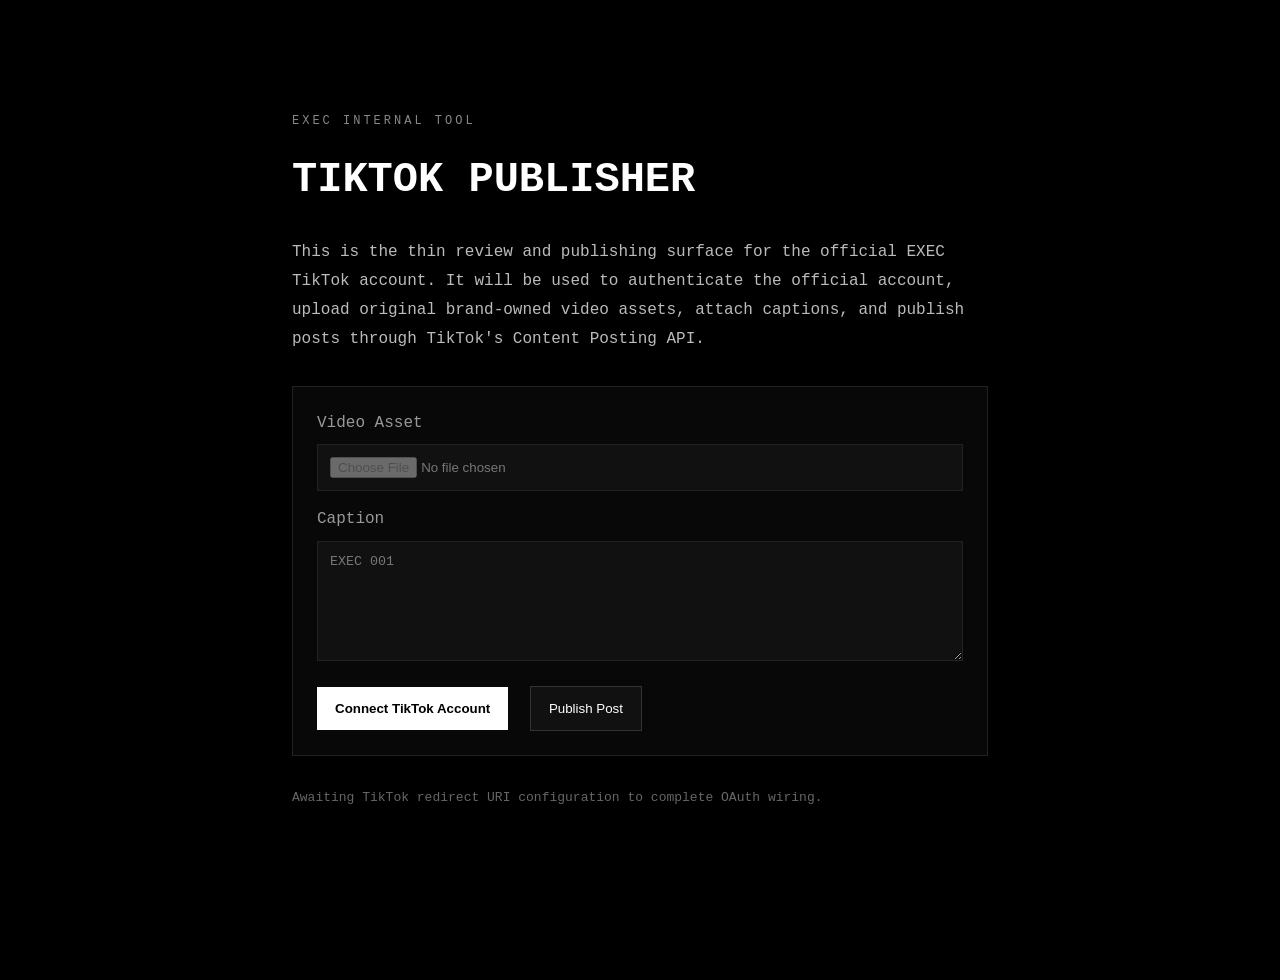
<file: exec-brand/tiktok-integration/oauth-stub.html>
<!DOCTYPE html>
<html lang="en">
<head>
  <meta charset="UTF-8">
  <meta name="viewport" content="width=device-width, initial-scale=1.0">
  <title>EXEC TikTok Publisher</title>
  <link rel="stylesheet" href="../assets/css/style.css">
</head>
<body style="background:#000;color:#fff;font-family:'Courier New',monospace;">
  <main style="max-width:760px;margin:80px auto;padding:32px;">
    <p style="letter-spacing:3px;text-transform:uppercase;color:#888;font-size:12px;">EXEC Internal Tool</p>
    <h1 style="font-size:42px;text-transform:uppercase;margin:16px 0 24px;">TikTok Publisher</h1>
    <p style="color:#bbb;line-height:1.8;">This is the thin review and publishing surface for the official EXEC TikTok account. It will be used to authenticate the official account, upload original brand-owned video assets, attach captions, and publish posts through TikTok's Content Posting API.</p>

    <div style="border:1px solid #222;padding:24px;margin:32px 0;background:#080808;">
      <div style="margin-bottom:16px;">
        <label style="display:block;margin-bottom:8px;color:#999;">Video Asset</label>
        <input type="file" disabled style="width:100%;padding:12px;background:#111;color:#777;border:1px solid #222;">
      </div>
      <div style="margin-bottom:16px;">
        <label style="display:block;margin-bottom:8px;color:#999;">Caption</label>
        <textarea disabled style="width:100%;height:120px;padding:12px;background:#111;color:#777;border:1px solid #222;">EXEC 001</textarea>
      </div>
      <button disabled style="padding:14px 18px;background:#fff;color:#000;border:none;font-weight:700;">Connect TikTok Account</button>
      <button disabled style="padding:14px 18px;background:#111;color:#fff;border:1px solid #333;margin-left:12px;">Publish Post</button>
    </div>

    <p style="color:#666;font-size:13px;">Awaiting TikTok redirect URI configuration to complete OAuth wiring.</p>
  </main>
</body>
</html>
</file>
<file: exec-brand/assets/css/style.css>
/* EXEC — AI-Designed Streetwear */
/* Base reset & typography */

@import url('https://fonts.googleapis.com/css2?family=Space+Mono:ital,wght@0,400;0,700;1,400&family=Inter:wght@300;400;500;600;700;900&display=swap');

*, *::before, *::after {
  box-sizing: border-box;
  margin: 0;
  padding: 0;
}

:root {
  --black: #000000;
  --near-black: #0a0a0a;
  --dark: #111111;
  --darker: #0d0d0d;
  --grey-900: #1a1a1a;
  --grey-800: #222222;
  --grey-600: #444444;
  --grey-400: #888888;
  --grey-200: #cccccc;
  --white: #ffffff;
  --accent: #ffffff;
  --mono: 'Space Mono', 'Courier New', monospace;
  --sans: 'Inter', -apple-system, BlinkMacSystemFont, sans-serif;
  --transition: 200ms ease;
}

html {
  font-size: 16px;
  scroll-behavior: smooth;
  -webkit-font-smoothing: antialiased;
  -moz-osx-font-smoothing: grayscale;
}

body {
  background: var(--black);
  color: var(--white);
  font-family: var(--sans);
  font-weight: 400;
  line-height: 1.6;
  min-height: 100vh;
  overflow-x: hidden;
}

/* Scrollbar */
::-webkit-scrollbar { width: 2px; }
::-webkit-scrollbar-track { background: var(--black); }
::-webkit-scrollbar-thumb { background: var(--grey-600); }

/* Selection */
::selection { background: var(--white); color: var(--black); }

/* ======================== NAV ======================== */

nav {
  position: fixed;
  top: 0;
  left: 0;
  right: 0;
  z-index: 100;
  padding: 24px 40px;
  display: flex;
  align-items: center;
  justify-content: space-between;
  background: rgba(0,0,0,0.85);
  backdrop-filter: blur(12px);
  border-bottom: 1px solid rgba(255,255,255,0.05);
}

.nav-logo {
  font-family: var(--mono);
  font-size: 18px;
  font-weight: 700;
  letter-spacing: 6px;
  color: var(--white);
  text-decoration: none;
  text-transform: uppercase;
}

.nav-links {
  display: flex;
  gap: 40px;
  list-style: none;
}

.nav-links a {
  font-family: var(--mono);
  font-size: 11px;
  letter-spacing: 3px;
  text-transform: uppercase;
  color: var(--grey-400);
  text-decoration: none;
  transition: color var(--transition);
}

.nav-links a:hover {
  color: var(--white);
}

/* ======================== HERO ======================== */

.hero {
  min-height: calc(100vh - 73px);
  margin-top: 73px;
  display: flex;
  flex-direction: column;
  align-items: center;
  justify-content: center;
  text-align: center;
  padding: 64px 40px 80px;
  position: relative;
  overflow: visible;
  box-sizing: border-box;
}

.hero::before {
  content: '';
  position: absolute;
  inset: 0;
  background:
    radial-gradient(ellipse 80% 60% at 50% 30%, rgba(255,255,255,0.03) 0%, transparent 70%);
  pointer-events: none;
}

.hero-eyebrow {
  font-family: var(--mono);
  font-size: 11px;
  letter-spacing: 4px;
  color: var(--grey-400);
  text-transform: uppercase;
  margin-bottom: 32px;
}

.hero-eyebrow span {
  display: inline-block;
  width: 30px;
  height: 1px;
  background: var(--grey-600);
  vertical-align: middle;
  margin: 0 12px;
}

.hero-title {
  font-family: var(--sans);
  font-size: clamp(64px, 12vw, 160px);
  font-weight: 900;
  letter-spacing: -2px;
  line-height: 1.02;
  color: var(--white);
  text-transform: uppercase;
  margin: 0 0 24px;
  padding-top: 0;
}

.hero-subtitle {
  font-family: var(--mono);
  font-size: 13px;
  letter-spacing: 3px;
  color: var(--grey-400);
  text-transform: uppercase;
  margin-bottom: 60px;
  max-width: 500px;
}

.hero-drop-tag {
  display: inline-block;
  font-family: var(--mono);
  font-size: 10px;
  letter-spacing: 3px;
  color: var(--black);
  background: var(--white);
  padding: 6px 16px;
  text-transform: uppercase;
  margin-bottom: 80px;
}

/* ======================== EMAIL CAPTURE ======================== */

.email-form {
  display: flex;
  gap: 0;
  max-width: 460px;
  width: 100%;
}

.email-form input[type="email"] {
  flex: 1;
  background: rgba(255,255,255,0.05);
  border: 1px solid rgba(255,255,255,0.15);
  border-right: none;
  color: var(--white);
  font-family: var(--mono);
  font-size: 12px;
  letter-spacing: 1px;
  padding: 14px 20px;
  outline: none;
  transition: border-color var(--transition);
}

.email-form input[type="email"]::placeholder {
  color: var(--grey-600);
  font-family: var(--mono);
  font-size: 11px;
  letter-spacing: 2px;
}

.email-form input[type="email"]:focus {
  border-color: rgba(255,255,255,0.4);
}

.email-form button {
  background: var(--white);
  color: var(--black);
  border: none;
  font-family: var(--mono);
  font-size: 11px;
  font-weight: 700;
  letter-spacing: 3px;
  text-transform: uppercase;
  padding: 14px 24px;
  cursor: pointer;
  transition: background var(--transition), color var(--transition);
  white-space: nowrap;
}

.email-form button:hover {
  background: var(--grey-200);
}

.email-note {
  font-family: var(--mono);
  font-size: 10px;
  letter-spacing: 1px;
  color: var(--grey-600);
  margin-top: 12px;
}

/* ======================== SECTIONS ======================== */

section {
  padding: 100px 40px;
  max-width: 1200px;
  margin: 0 auto;
}

.section-label {
  font-family: var(--mono);
  font-size: 10px;
  letter-spacing: 4px;
  color: var(--grey-600);
  text-transform: uppercase;
  margin-bottom: 48px;
  display: flex;
  align-items: center;
  gap: 16px;
}

.section-label::after {
  content: '';
  flex: 1;
  height: 1px;
  background: var(--grey-800);
}

/* ======================== PRODUCT CARD ======================== */

.product-grid {
  display: grid;
  grid-template-columns: 1fr 1fr;
  gap: 2px;
  margin-top: 0;
}

.product-visual {
  background: var(--grey-900);
  aspect-ratio: 4/5;
  display: flex;
  align-items: center;
  justify-content: center;
  position: relative;
  overflow: hidden;
}

.tee-mockup {
  width: 60%;
  max-width: 320px;
}

.tee-back-text {
  text-align: center;
  font-family: var(--mono);
  padding: 40px;
}

.tee-back-text .line1 {
  font-size: clamp(10px, 1.5vw, 16px);
  letter-spacing: 4px;
  color: var(--grey-200);
  text-transform: uppercase;
  display: block;
  margin-bottom: 16px;
  padding-bottom: 16px;
  border-bottom: 1px solid rgba(255,255,255,0.1);
}

.tee-back-text .line2 {
  font-size: clamp(10px, 1.5vw, 16px);
  letter-spacing: 4px;
  color: var(--grey-200);
  text-transform: uppercase;
  display: block;
  margin-bottom: 16px;
  padding-bottom: 16px;
  border-bottom: 1px solid rgba(255,255,255,0.1);
}

.tee-back-text .line3 {
  font-size: clamp(14px, 2.5vw, 28px);
  letter-spacing: 6px;
  font-weight: 700;
  color: var(--white);
  text-transform: uppercase;
  display: block;
  margin-bottom: 8px;
}

.tee-back-text .line4 {
  font-size: 9px;
  letter-spacing: 3px;
  color: var(--grey-600);
  text-transform: uppercase;
  display: block;
  margin-top: 16px;
}

.product-info {
  background: var(--near-black);
  padding: 60px 50px;
  display: flex;
  flex-direction: column;
  justify-content: center;
}

.product-tag {
  font-family: var(--mono);
  font-size: 10px;
  letter-spacing: 3px;
  color: var(--grey-600);
  text-transform: uppercase;
  margin-bottom: 20px;
}

.product-name {
  font-family: var(--sans);
  font-size: clamp(28px, 4vw, 48px);
  font-weight: 900;
  letter-spacing: -1px;
  text-transform: uppercase;
  line-height: 1;
  margin-bottom: 8px;
}

.product-edition {
  font-family: var(--mono);
  font-size: 12px;
  letter-spacing: 3px;
  color: var(--grey-400);
  text-transform: uppercase;
  margin-bottom: 32px;
}

.product-price {
  font-family: var(--mono);
  font-size: 24px;
  font-weight: 700;
  color: var(--white);
  margin-bottom: 32px;
}

.product-desc-short {
  font-size: 14px;
  color: var(--grey-400);
  line-height: 1.7;
  margin-bottom: 40px;
  max-width: 380px;
}

.btn-primary {
  display: inline-block;
  background: var(--white);
  color: var(--black);
  font-family: var(--mono);
  font-size: 12px;
  font-weight: 700;
  letter-spacing: 4px;
  text-transform: uppercase;
  text-decoration: none;
  padding: 16px 40px;
  border: none;
  cursor: pointer;
  transition: background var(--transition), color var(--transition);
}

.btn-primary:hover {
  background: var(--grey-200);
}

.btn-secondary {
  display: inline-block;
  background: transparent;
  color: var(--white);
  font-family: var(--mono);
  font-size: 12px;
  font-weight: 700;
  letter-spacing: 4px;
  text-transform: uppercase;
  text-decoration: none;
  padding: 16px 40px;
  border: 1px solid rgba(255,255,255,0.2);
  cursor: pointer;
  transition: border-color var(--transition), background var(--transition);
}

.btn-secondary:hover {
  border-color: var(--white);
  background: rgba(255,255,255,0.05);
}

/* ======================== MANIFESTO ======================== */

.manifesto-block {
  border-left: 1px solid rgba(255,255,255,0.1);
  padding-left: 40px;
  max-width: 700px;
}

.manifesto-block p {
  font-size: clamp(22px, 3vw, 36px);
  font-weight: 300;
  line-height: 1.5;
  color: var(--grey-200);
  margin-bottom: 20px;
}

.manifesto-block p strong {
  color: var(--white);
  font-weight: 700;
}

/* ======================== STATS/SPECS ======================== */

.specs-grid {
  display: grid;
  grid-template-columns: repeat(4, 1fr);
  gap: 1px;
  background: var(--grey-900);
  border: 1px solid var(--grey-900);
  margin-top: 0;
}

.spec-item {
  background: var(--black);
  padding: 40px 32px;
}

.spec-label {
  font-family: var(--mono);
  font-size: 10px;
  letter-spacing: 3px;
  color: var(--grey-600);
  text-transform: uppercase;
  margin-bottom: 12px;
  display: block;
}

.spec-value {
  font-family: var(--sans);
  font-size: clamp(20px, 3vw, 32px);
  font-weight: 900;
  color: var(--white);
  line-height: 1.1;
}

/* ======================== ABOUT PAGE ======================== */

.about-hero {
  min-height: 60vh;
  display: flex;
  align-items: flex-end;
  padding: 120px 40px 60px;
  border-bottom: 1px solid var(--grey-900);
}

.about-hero-inner {
  max-width: 1200px;
  margin: 0 auto;
  width: 100%;
}

.about-title {
  font-size: clamp(48px, 10vw, 140px);
  font-weight: 900;
  text-transform: uppercase;
  letter-spacing: -3px;
  line-height: 0.85;
  color: var(--white);
  margin-bottom: 40px;
}

.about-content {
  max-width: 1200px;
  margin: 0 auto;
  padding: 80px 40px;
}

.about-grid {
  display: grid;
  grid-template-columns: 1fr 2fr;
  gap: 80px;
  margin-bottom: 80px;
  padding-bottom: 80px;
  border-bottom: 1px solid var(--grey-900);
}

.about-sidebar {
  padding-top: 6px;
}

.about-sidebar-label {
  font-family: var(--mono);
  font-size: 10px;
  letter-spacing: 4px;
  color: var(--grey-600);
  text-transform: uppercase;
}

.about-body p {
  font-size: 18px;
  line-height: 1.8;
  color: var(--grey-200);
  margin-bottom: 24px;
}

.about-body p:last-child { margin-bottom: 0; }

.about-body strong {
  color: var(--white);
  font-weight: 600;
}

.about-statement {
  font-size: clamp(24px, 4vw, 48px);
  font-weight: 300;
  line-height: 1.4;
  color: var(--grey-200);
  max-width: 900px;
  margin: 0 auto 80px;
  padding: 80px 0;
  border-bottom: 1px solid var(--grey-900);
}

.about-statement strong {
  color: var(--white);
  font-weight: 900;
}

/* ======================== PRODUCT PAGE ======================== */

.product-page-grid {
  display: grid;
  grid-template-columns: 1fr 1fr;
  min-height: 100vh;
  padding-top: 80px;
}

.product-images {
  position: sticky;
  top: 80px;
  height: calc(100vh - 80px);
  background: var(--grey-900);
  display: flex;
  align-items: center;
  justify-content: center;
  overflow: hidden;
}

.product-image-main {
  width: 100%;
  height: 100%;
  display: flex;
  align-items: center;
  justify-content: center;
  padding: 60px;
}

.tee-display {
  width: 100%;
  max-width: 400px;
}

.product-detail {
  padding: 60px 60px;
  background: var(--black);
  overflow-y: auto;
}

.product-detail .product-tag {
  margin-top: 20px;
}

.size-grid {
  display: grid;
  grid-template-columns: repeat(5, 1fr);
  gap: 8px;
  margin-bottom: 32px;
}

.size-btn {
  border: 1px solid var(--grey-800);
  background: transparent;
  color: var(--grey-400);
  font-family: var(--mono);
  font-size: 11px;
  letter-spacing: 1px;
  padding: 12px 4px;
  text-align: center;
  cursor: pointer;
  transition: all var(--transition);
  text-transform: uppercase;
}

.size-btn:hover, .size-btn.active {
  border-color: var(--white);
  color: var(--white);
  background: rgba(255,255,255,0.05);
}

.add-to-cart {
  width: 100%;
  background: var(--white);
  color: var(--black);
  font-family: var(--mono);
  font-size: 13px;
  font-weight: 700;
  letter-spacing: 4px;
  text-transform: uppercase;
  border: none;
  padding: 20px;
  cursor: pointer;
  margin-bottom: 16px;
  transition: background var(--transition);
}

.add-to-cart:hover { background: var(--grey-200); }

.product-details-accordion {
  margin-top: 48px;
  border-top: 1px solid var(--grey-900);
}

.accordion-item {
  border-bottom: 1px solid var(--grey-900);
}

.accordion-header {
  display: flex;
  justify-content: space-between;
  align-items: center;
  padding: 20px 0;
  cursor: pointer;
  font-family: var(--mono);
  font-size: 11px;
  letter-spacing: 3px;
  text-transform: uppercase;
  color: var(--grey-400);
  transition: color var(--transition);
  user-select: none;
}

.accordion-header:hover { color: var(--white); }

.accordion-header.open { color: var(--white); }

.accordion-body {
  padding-bottom: 20px;
  font-size: 14px;
  color: var(--grey-400);
  line-height: 1.7;
  display: none;
}

.accordion-body.open { display: block; }

.accordion-toggle {
  font-size: 18px;
  font-weight: 300;
  color: var(--grey-600);
}

/* ======================== FOOTER ======================== */

footer {
  border-top: 1px solid var(--grey-900);
  padding: 60px 40px;
  display: flex;
  align-items: center;
  justify-content: space-between;
}

.footer-logo {
  font-family: var(--mono);
  font-size: 14px;
  font-weight: 700;
  letter-spacing: 6px;
  color: var(--white);
  text-decoration: none;
  text-transform: uppercase;
}

.footer-copy {
  font-family: var(--mono);
  font-size: 10px;
  letter-spacing: 2px;
  color: var(--grey-600);
}

.footer-links {
  display: flex;
  gap: 32px;
  list-style: none;
}

.footer-links a {
  font-family: var(--mono);
  font-size: 10px;
  letter-spacing: 2px;
  color: var(--grey-600);
  text-decoration: none;
  text-transform: uppercase;
  transition: color var(--transition);
}

.footer-links a:hover { color: var(--white); }

/* ======================== TICKER ======================== */

.ticker {
  background: var(--white);
  color: var(--black);
  padding: 12px 0;
  overflow: hidden;
  white-space: nowrap;
}

.ticker-inner {
  display: inline-flex;
  animation: ticker 20s linear infinite;
}

.ticker-item {
  font-family: var(--mono);
  font-size: 11px;
  font-weight: 700;
  letter-spacing: 4px;
  text-transform: uppercase;
  padding: 0 40px;
}

@keyframes ticker {
  from { transform: translateX(0); }
  to { transform: translateX(-50%); }
}

/* ======================== DIVIDER ======================== */

.hr {
  height: 1px;
  background: var(--grey-900);
  margin: 0 40px;
}

/* ======================== NOTIFICATION BAR ======================== */

.notif-bar {
  background: var(--white);
  color: var(--black);
  text-align: center;
  padding: 10px 20px;
  font-family: var(--mono);
  font-size: 11px;
  letter-spacing: 3px;
  text-transform: uppercase;
  font-weight: 700;
  position: relative;
  z-index: 101;
}

/* ======================== RESPONSIVE ======================== */

@media (max-width: 900px) {
  nav { padding: 20px 24px; }
  .nav-links { gap: 24px; }

  .product-grid,
  .product-page-grid { grid-template-columns: 1fr; }

  .product-images {
    position: relative;
    top: 0;
    height: 70vw;
    min-height: 300px;
  }

  .product-detail { padding: 40px 24px; }

  .specs-grid { grid-template-columns: repeat(2, 1fr); }

  .about-grid { grid-template-columns: 1fr; gap: 40px; }

  section { padding: 60px 24px; }

  .hero {
    min-height: calc(100vh - 73px);
    margin-top: 73px;
    padding: 48px 24px 60px;
  }

  footer {
    flex-direction: column;
    gap: 24px;
    text-align: center;
  }

  .footer-links { flex-wrap: wrap; justify-content: center; }
}

@media (max-width: 600px) {
  .hero-title { letter-spacing: -1px; }
  .nav-links { display: none; }
  .specs-grid { grid-template-columns: 1fr 1fr; }
  .email-form { flex-direction: column; }
  .email-form input[type="email"] { border-right: 1px solid rgba(255,255,255,0.15); border-bottom: none; }
  .email-form button { padding: 14px 20px; }
}
</file>
